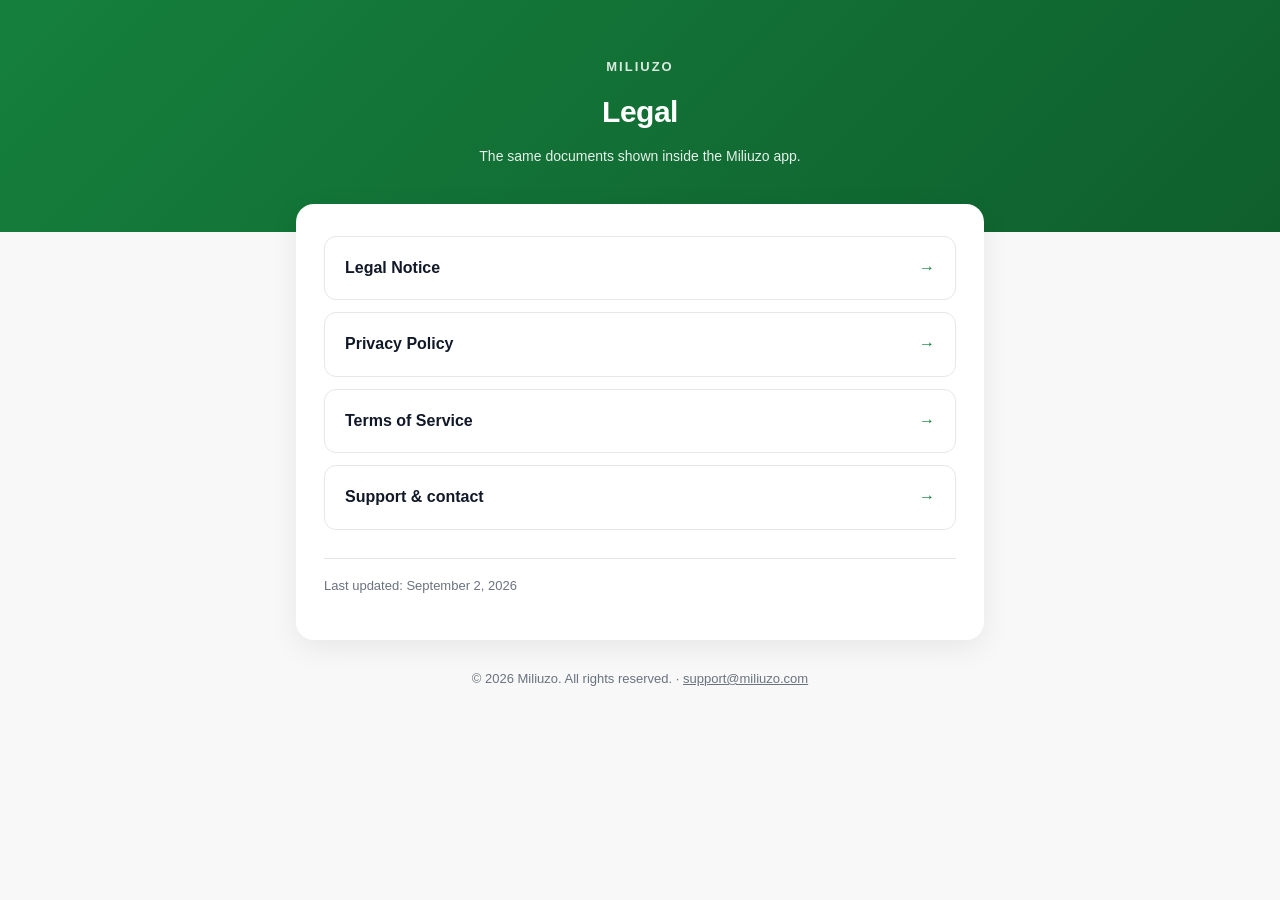
<file: index.html>
<!DOCTYPE html>
<html lang="en">
<head>
<meta charset="UTF-8">
<meta name="viewport" content="width=device-width, initial-scale=1.0">
<title>Legal — Miliuzo</title>
<meta name="description" content="Legal documents for Miliuzo: legal notice, privacy policy and terms of service.">
<link rel="stylesheet" href="style.css">
</head>
<body>
  <div class="hero">
    <div class="brand">Miliuzo</div>
    <h1>Legal</h1>
    <p>The same documents shown inside the Miliuzo app.</p>
  </div>
  <div class="wrap">
    <div class="card">
      <a class="doc" href="notice.html">Legal Notice <span>&rarr;</span></a>
      <a class="doc" href="privacy.html">Privacy Policy <span>&rarr;</span></a>
      <a class="doc" href="terms.html">Terms of Service <span>&rarr;</span></a>
      <a class="doc" href="support.html">Support &amp; contact <span>&rarr;</span></a>
      <p class="updated">Last updated: September 2, 2026</p>
    </div>
    <footer>© 2026 Miliuzo. All rights reserved. · <a href="mailto:support@miliuzo.com">support@miliuzo.com</a></footer>
  </div>
</body>
</html>
</file>
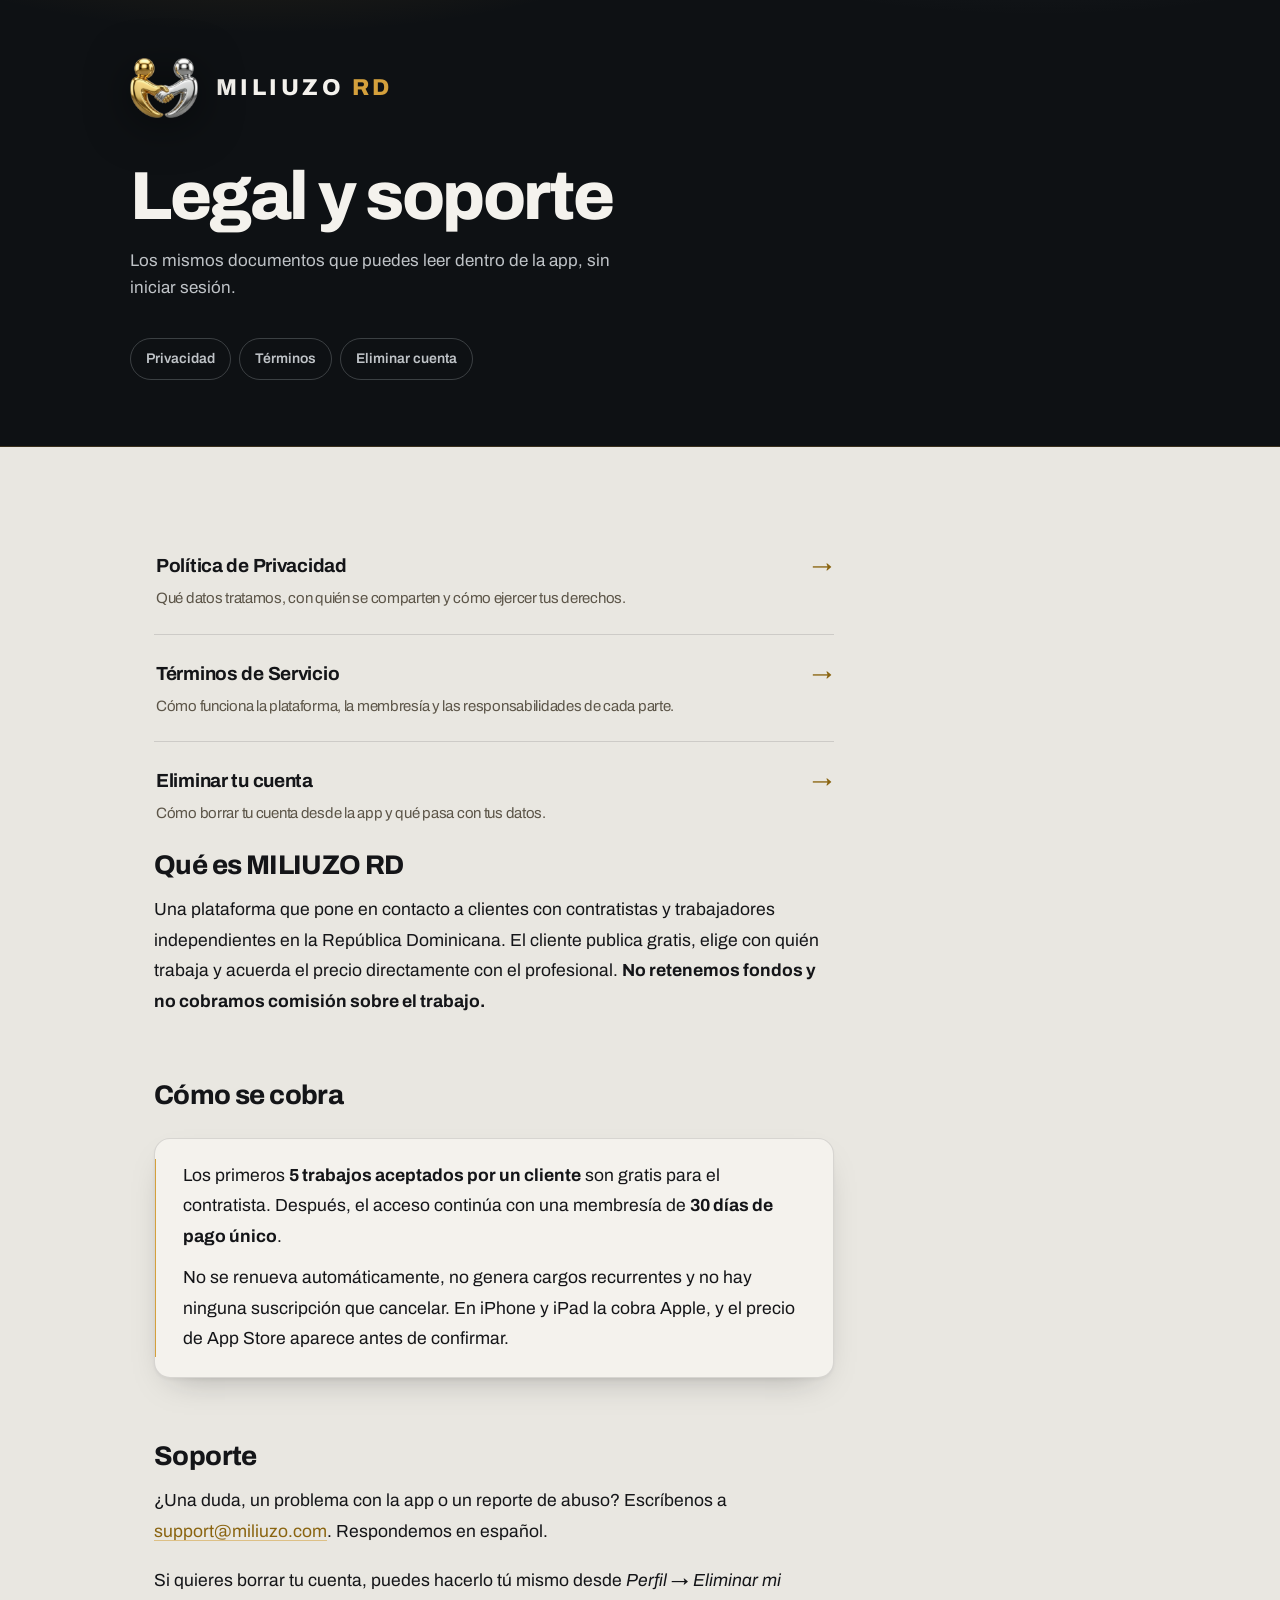
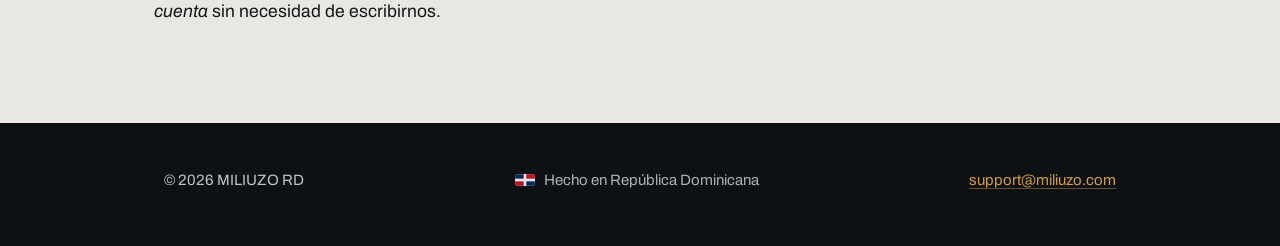
<file: rd/index.html>
<!DOCTYPE html>
<html lang="es">
<head>
<meta charset="UTF-8">
<meta name="viewport" content="width=device-width, initial-scale=1">
<meta name="theme-color" content="#0E1114">
<title>Legal y soporte — MILIUZO RD</title>
<meta name="description" content="Documentos legales y soporte de MILIUZO RD: política de privacidad, términos de servicio y eliminación de cuenta.">
<link rel="icon" href="favicon.png" sizes="192x192">
<link rel="apple-touch-icon" href="favicon.png">
<link rel="preconnect" href="https://fonts.googleapis.com">
<link rel="preconnect" href="https://fonts.gstatic.com" crossorigin>
<link href="https://fonts.googleapis.com/css2?family=Archivo:wght@400;600;700;800&family=IBM+Plex+Mono:wght@500&display=swap" rel="stylesheet">
<link rel="stylesheet" href="base.css?v=4">
</head>
<body>

<header class="masthead">
  <div class="masthead-inner">
    <a class="lockup entra" href="index.html">
      <img src="marca.png" alt="" width="400" height="352">
      <span class="nombre">Miliuzo <em>RD</em></span>
    </a>
    <h1 class="entra entra-2">Legal y soporte</h1>
    <p class="sub entra-3">Los mismos documentos que puedes leer dentro de la app, sin iniciar sesión.</p>
    <nav class="docnav entra-3" aria-label="Documentos">
      <a href="privacidad.html">Privacidad</a>
      <a href="terminos.html">Términos</a>
      <a href="eliminar-cuenta.html">Eliminar cuenta</a>
    </nav>
  </div>
</header>

<main class="hoja hoja-sola">
  <article>

    <nav class="pila" aria-label="Índice de documentos">
      <a class="entrada" href="privacidad.html">
        <span class="t">Política de Privacidad
          <span class="d">Qué datos tratamos, con quién se comparten y cómo ejercer tus derechos.</span>
        </span>
        <span class="flecha" aria-hidden="true">&rarr;</span>
      </a>
      <a class="entrada" href="terminos.html">
        <span class="t">Términos de Servicio
          <span class="d">Cómo funciona la plataforma, la membresía y las responsabilidades de cada parte.</span>
        </span>
        <span class="flecha" aria-hidden="true">&rarr;</span>
      </a>
      <a class="entrada" href="eliminar-cuenta.html">
        <span class="t">Eliminar tu cuenta
          <span class="d">Cómo borrar tu cuenta desde la app y qué pasa con tus datos.</span>
        </span>
        <span class="flecha" aria-hidden="true">&rarr;</span>
      </a>
    </nav>

    <h2>Qué es MILIUZO RD</h2>
    <p>Una plataforma que pone en contacto a clientes con contratistas y trabajadores independientes en la República Dominicana. El cliente publica gratis, elige con quién trabaja y acuerda el precio directamente con el profesional. <strong>No retenemos fondos y no cobramos comisión sobre el trabajo.</strong></p>

    <h2>Cómo se cobra</h2>
    <div class="aviso">
      <p>Los primeros <strong>5 trabajos aceptados por un cliente</strong> son gratis para el contratista. Después, el acceso continúa con una membresía de <strong>30 días de pago único</strong>.</p>
      <p>No se renueva automáticamente, no genera cargos recurrentes y no hay ninguna suscripción que cancelar. En iPhone y iPad la cobra Apple, y el precio de App Store aparece antes de confirmar.</p>
    </div>

    <h2>Soporte</h2>
    <p>¿Una duda, un problema con la app o un reporte de abuso? Escríbenos a <a href="mailto:support@miliuzo.com">support@miliuzo.com</a>. Respondemos en español.</p>
    <p>Si quieres borrar tu cuenta, puedes hacerlo tú mismo desde <em>Perfil → Eliminar mi cuenta</em> sin necesidad de escribirnos.</p>

  </article>
</main>

<footer>
  <div class="pie-inner">
    <span>© 2026 MILIUZO RD</span>
    <span class="bandera"><i aria-hidden="true"></i> Hecho en República Dominicana</span>
    <a href="mailto:support@miliuzo.com">support@miliuzo.com</a>
  </div>
</footer>

</body>
</html>
</file>
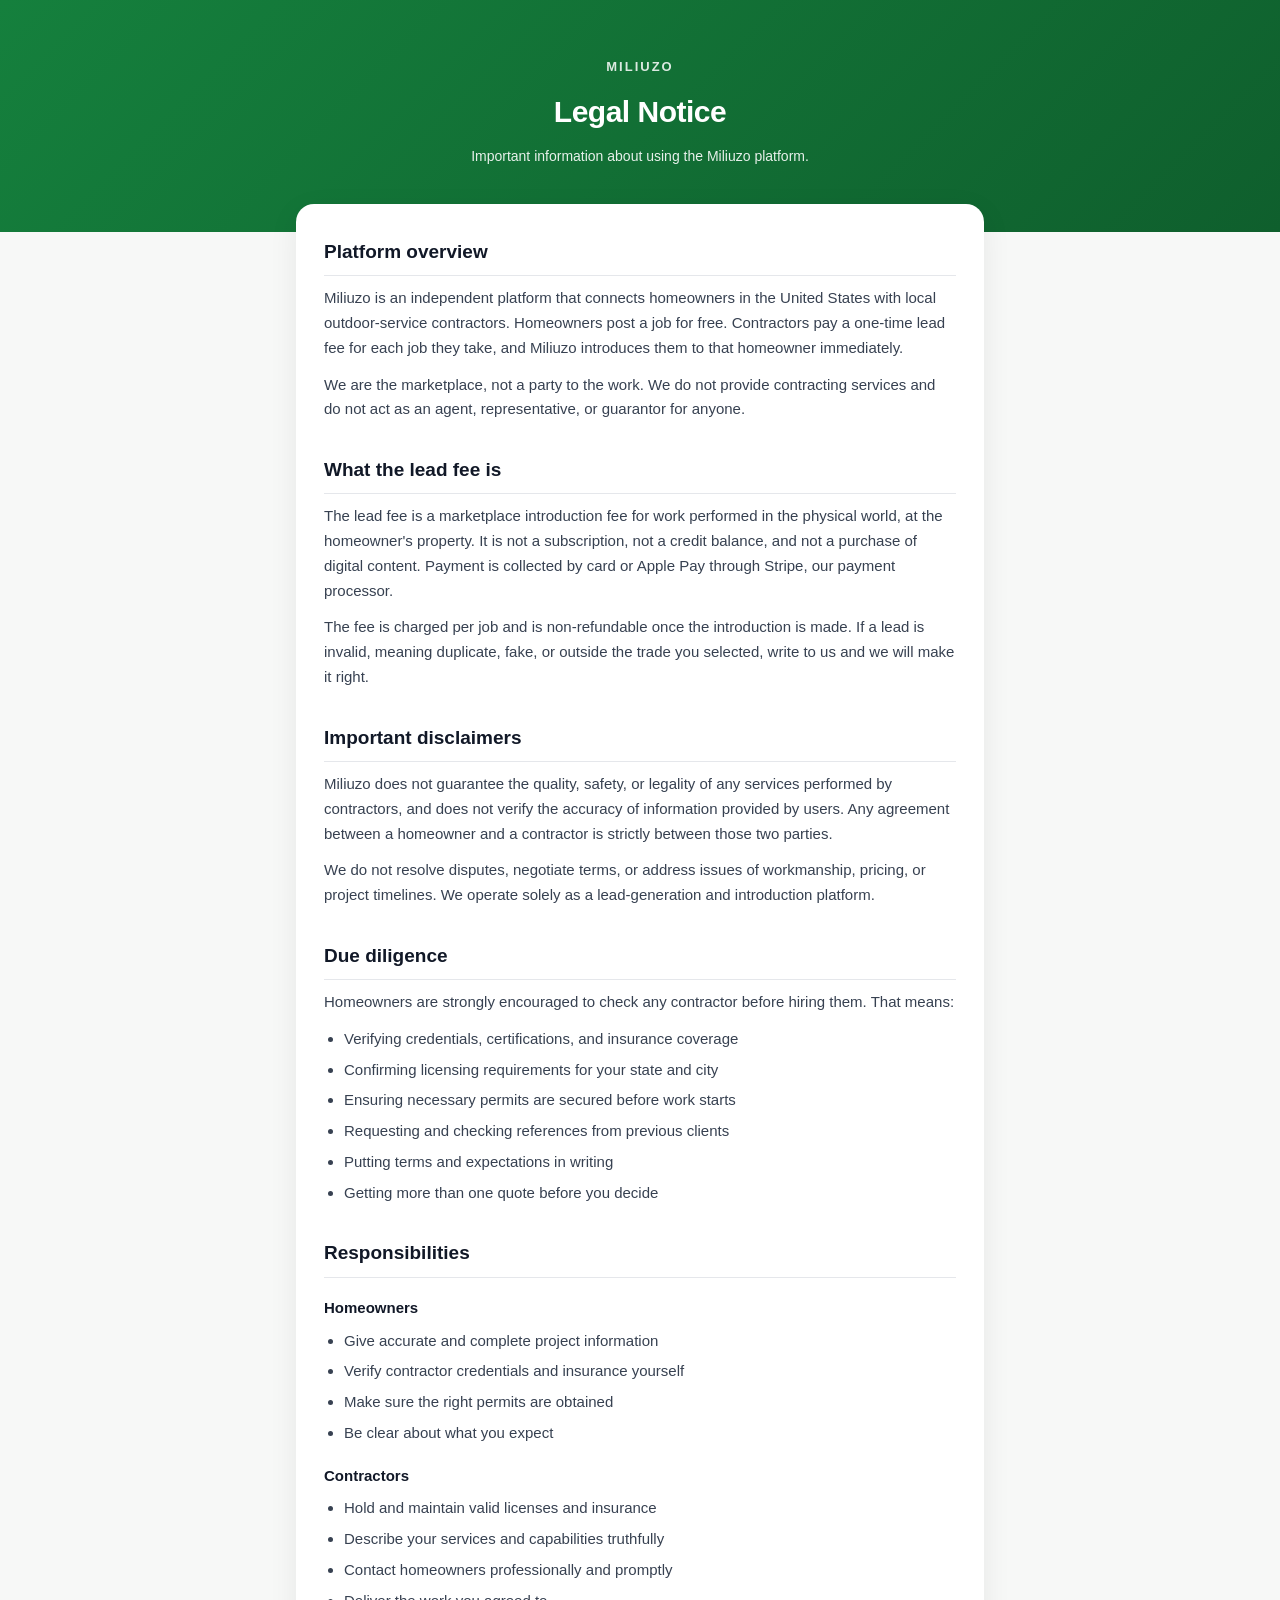
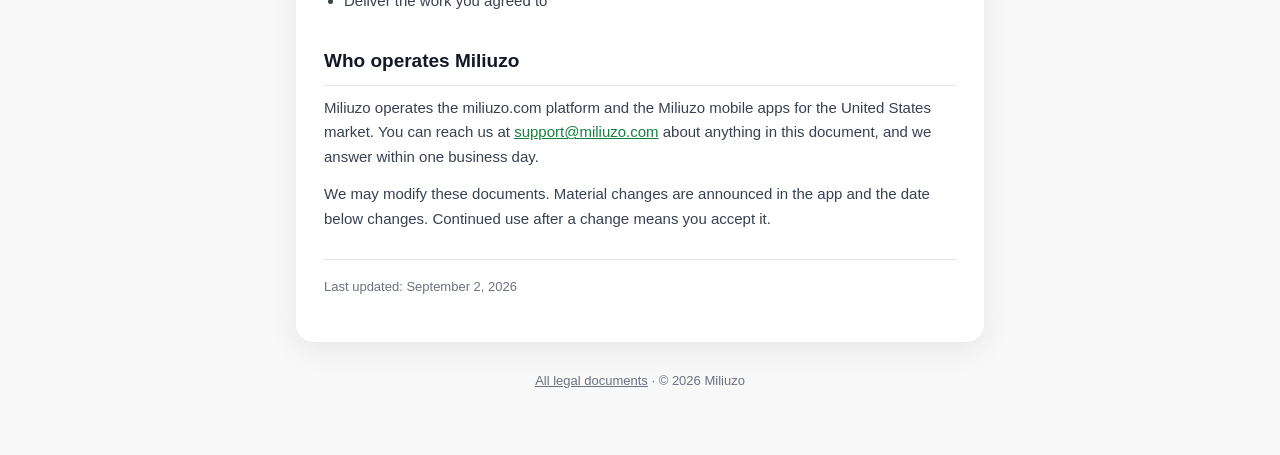
<file: notice.html>
<!DOCTYPE html>
<html lang="en">
<head>
<meta charset="UTF-8">
<meta name="viewport" content="width=device-width, initial-scale=1.0">
<title>Legal Notice — Miliuzo</title>
<meta name="description" content="What Miliuzo is, what the lead fee is, and what we do and do not guarantee.">
<link rel="stylesheet" href="style.css">
</head>
<body>
  <div class="hero">
    <div class="brand"><a href="index.html">Miliuzo</a></div>
    <h1>Legal Notice</h1>
    <p>Important information about using the Miliuzo platform.</p>
  </div>
  <div class="wrap">
    <div class="card">

      <h2>Platform overview</h2>
      <p>Miliuzo is an independent platform that connects homeowners in the United States with local outdoor-service contractors. Homeowners post a job for free. Contractors pay a one-time lead fee for each job they take, and Miliuzo introduces them to that homeowner immediately.</p>
      <p>We are the marketplace, not a party to the work. We do not provide contracting services and do not act as an agent, representative, or guarantor for anyone.</p>

      <h2>What the lead fee is</h2>
      <p>The lead fee is a marketplace introduction fee for work performed in the physical world, at the homeowner's property. It is not a subscription, not a credit balance, and not a purchase of digital content. Payment is collected by card or Apple Pay through Stripe, our payment processor.</p>
      <p>The fee is charged per job and is non-refundable once the introduction is made. If a lead is invalid, meaning duplicate, fake, or outside the trade you selected, write to us and we will make it right.</p>

      <h2>Important disclaimers</h2>
      <p>Miliuzo does not guarantee the quality, safety, or legality of any services performed by contractors, and does not verify the accuracy of information provided by users. Any agreement between a homeowner and a contractor is strictly between those two parties.</p>
      <p>We do not resolve disputes, negotiate terms, or address issues of workmanship, pricing, or project timelines. We operate solely as a lead-generation and introduction platform.</p>

      <h2>Due diligence</h2>
      <p>Homeowners are strongly encouraged to check any contractor before hiring them. That means:</p>
      <ul>
        <li>Verifying credentials, certifications, and insurance coverage</li>
        <li>Confirming licensing requirements for your state and city</li>
        <li>Ensuring necessary permits are secured before work starts</li>
        <li>Requesting and checking references from previous clients</li>
        <li>Putting terms and expectations in writing</li>
        <li>Getting more than one quote before you decide</li>
      </ul>

      <h2>Responsibilities</h2>
      <h3>Homeowners</h3>
      <ul>
        <li>Give accurate and complete project information</li>
        <li>Verify contractor credentials and insurance yourself</li>
        <li>Make sure the right permits are obtained</li>
        <li>Be clear about what you expect</li>
      </ul>
      <h3>Contractors</h3>
      <ul>
        <li>Hold and maintain valid licenses and insurance</li>
        <li>Describe your services and capabilities truthfully</li>
        <li>Contact homeowners professionally and promptly</li>
        <li>Deliver the work you agreed to</li>
      </ul>

      <h2>Who operates Miliuzo</h2>
      <p>Miliuzo operates the miliuzo.com platform and the Miliuzo mobile apps for the United States market. You can reach us at <a href="mailto:support@miliuzo.com">support@miliuzo.com</a> about anything in this document, and we answer within one business day.</p>
      <p>We may modify these documents. Material changes are announced in the app and the date below changes. Continued use after a change means you accept it.</p>

      <p class="updated">Last updated: September 2, 2026</p>
    </div>
    <footer><a href="index.html">All legal documents</a> · © 2026 Miliuzo</footer>
  </div>
</body>
</html>
</file>
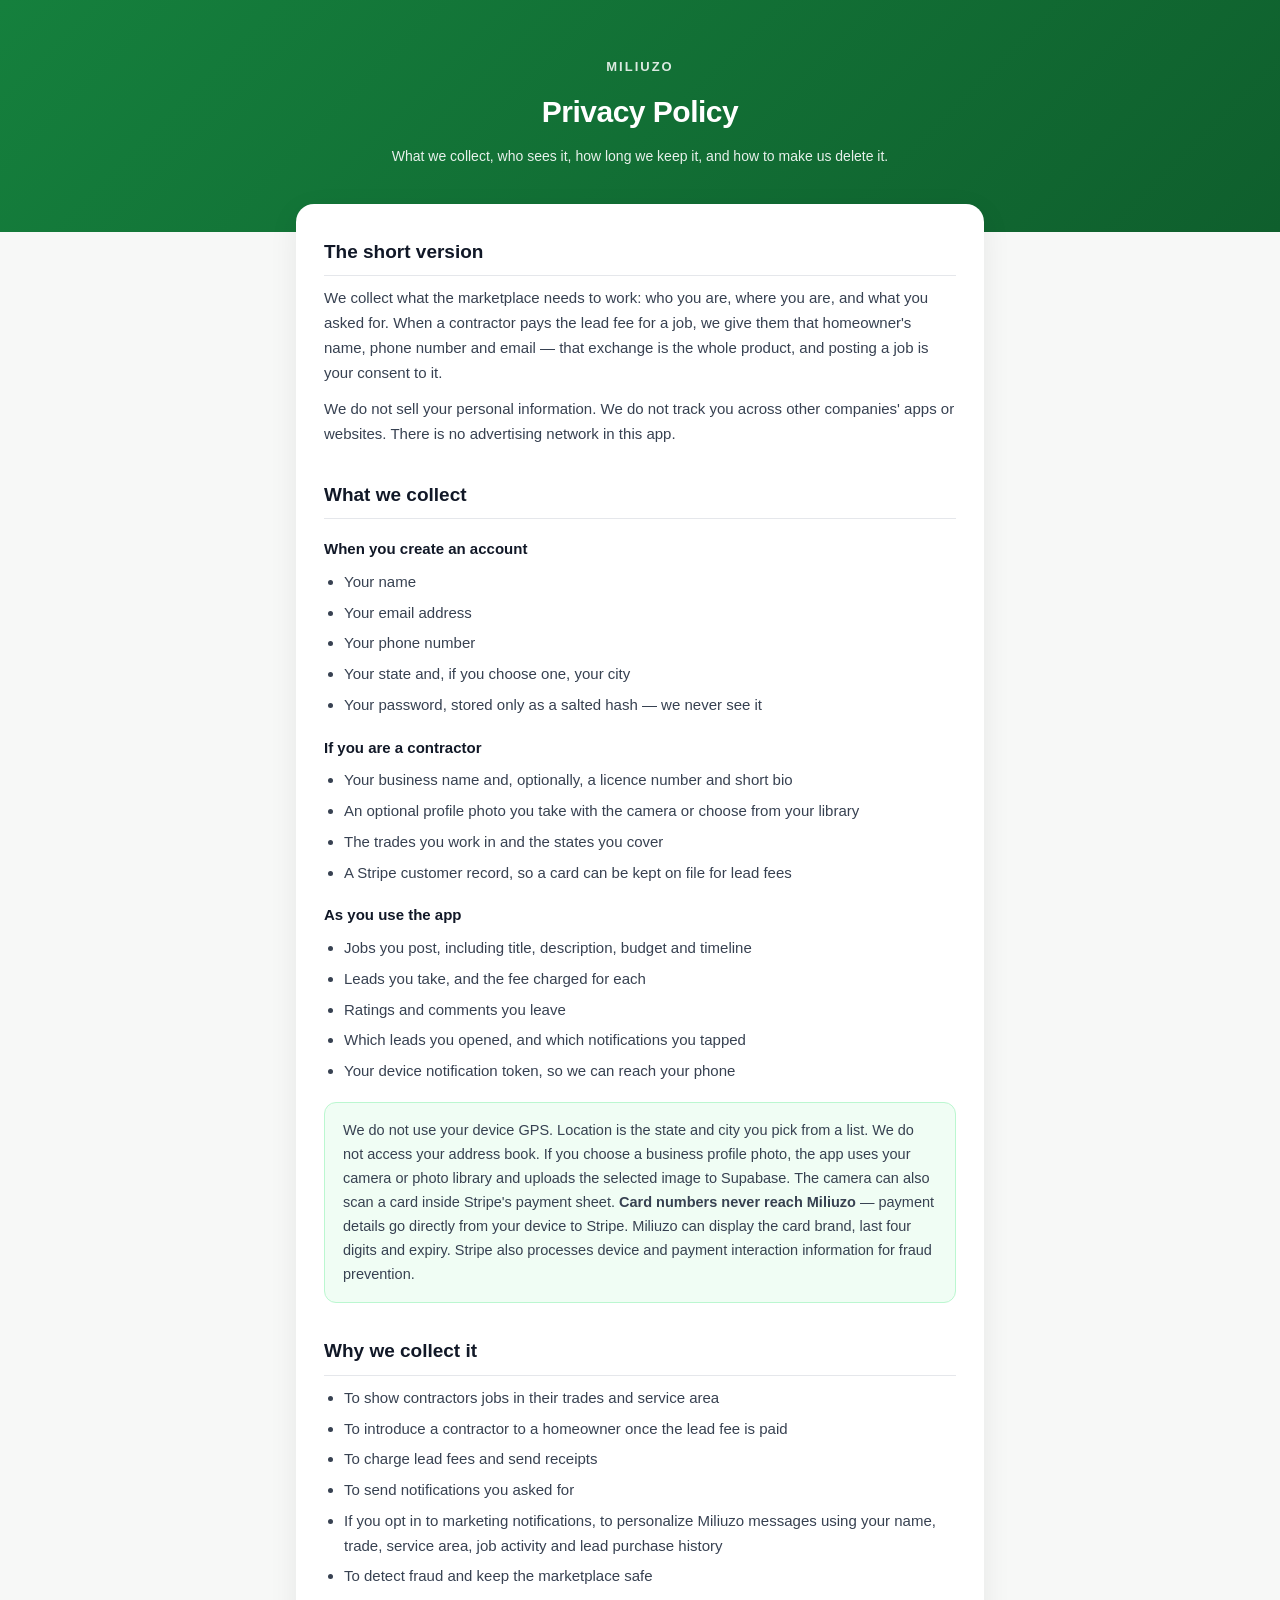
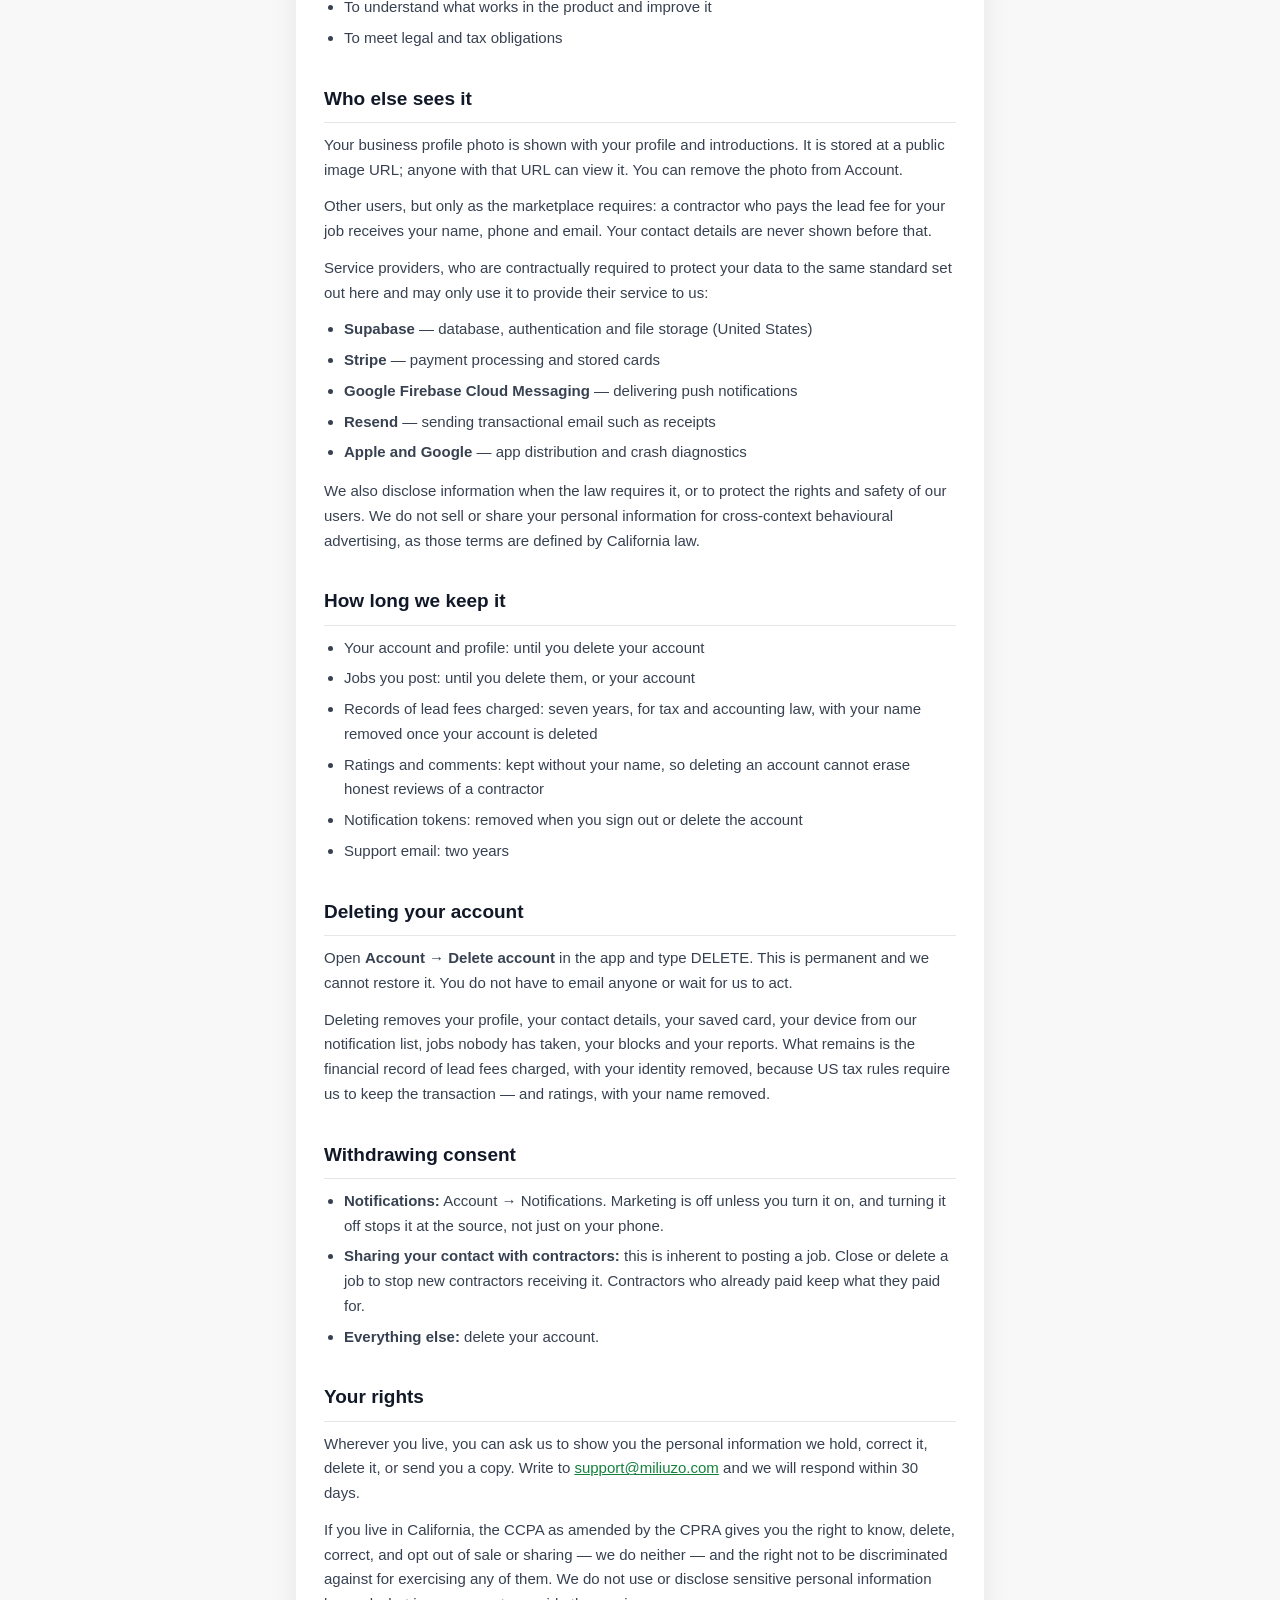
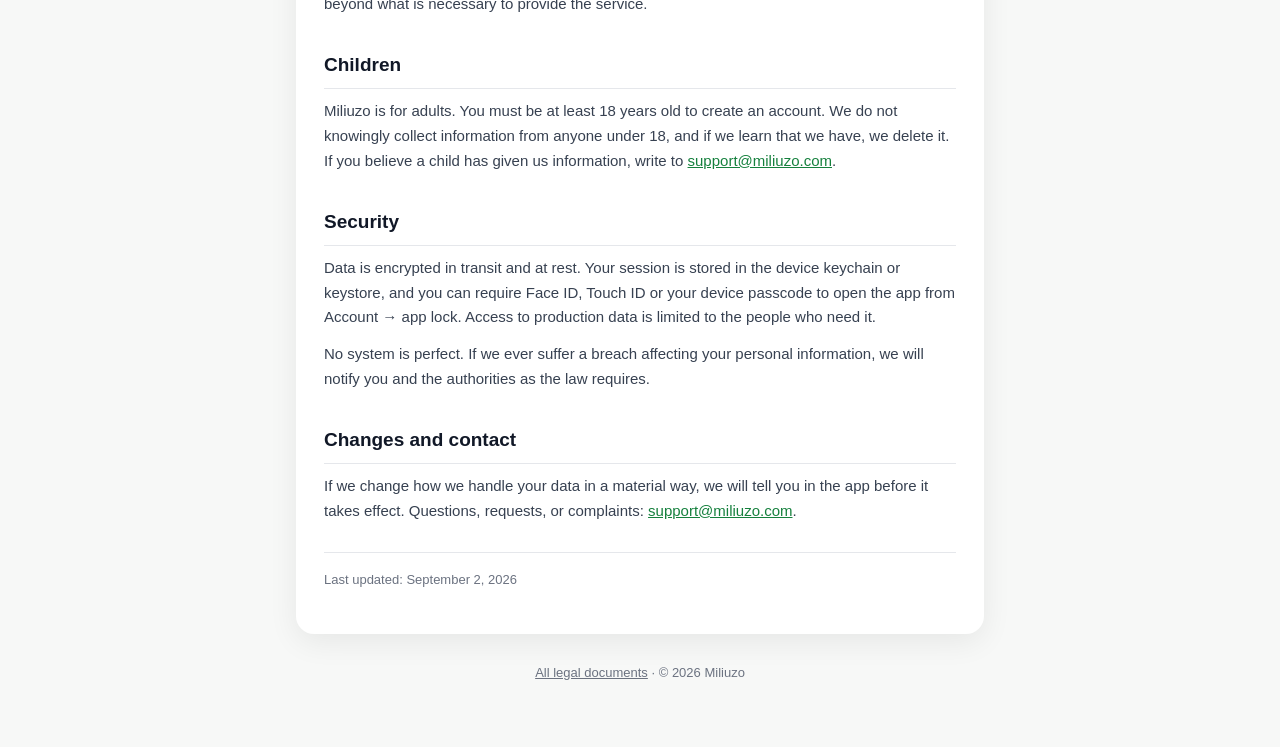
<file: privacy.html>
<!DOCTYPE html>
<html lang="en">
<head>
<meta charset="UTF-8">
<meta name="viewport" content="width=device-width, initial-scale=1.0">
<title>Privacy Policy — Miliuzo</title>
<meta name="description" content="What Miliuzo collects, who else sees it, how long we keep it, and how to make us delete it.">
<link rel="stylesheet" href="style.css">
</head>
<body>
  <div class="hero">
    <div class="brand"><a href="index.html">Miliuzo</a></div>
    <h1>Privacy Policy</h1>
    <p>What we collect, who sees it, how long we keep it, and how to make us delete it.</p>
  </div>
  <div class="wrap">
    <div class="card">

      <h2>The short version</h2>
      <p>We collect what the marketplace needs to work: who you are, where you are, and what you asked for. When a contractor pays the lead fee for a job, we give them that homeowner's name, phone number and email — that exchange is the whole product, and posting a job is your consent to it.</p>
      <p>We do not sell your personal information. We do not track you across other companies' apps or websites. There is no advertising network in this app.</p>

      <h2>What we collect</h2>
      <h3>When you create an account</h3>
      <ul>
        <li>Your name</li>
        <li>Your email address</li>
        <li>Your phone number</li>
        <li>Your state and, if you choose one, your city</li>
        <li>Your password, stored only as a salted hash — we never see it</li>
      </ul>
      <h3>If you are a contractor</h3>
      <ul>
        <li>Your business name and, optionally, a licence number and short bio</li>
        <li>An optional profile photo you take with the camera or choose from your library</li>
        <li>The trades you work in and the states you cover</li>
        <li>A Stripe customer record, so a card can be kept on file for lead fees</li>
      </ul>
      <h3>As you use the app</h3>
      <ul>
        <li>Jobs you post, including title, description, budget and timeline</li>
        <li>Leads you take, and the fee charged for each</li>
        <li>Ratings and comments you leave</li>
        <li>Which leads you opened, and which notifications you tapped</li>
        <li>Your device notification token, so we can reach your phone</li>
      </ul>
      <div class="note">
        We do not use your device GPS. Location is the state and city you pick from a list. We do not access your address book. If you choose a business profile photo, the app uses your camera or photo library and uploads the selected image to Supabase. The camera can also scan a card inside Stripe's payment sheet. <strong>Card numbers never reach Miliuzo</strong> — payment details go directly from your device to Stripe. Miliuzo can display the card brand, last four digits and expiry. Stripe also processes device and payment interaction information for fraud prevention.
      </div>

      <h2>Why we collect it</h2>
      <ul>
        <li>To show contractors jobs in their trades and service area</li>
        <li>To introduce a contractor to a homeowner once the lead fee is paid</li>
        <li>To charge lead fees and send receipts</li>
        <li>To send notifications you asked for</li>
        <li>If you opt in to marketing notifications, to personalize Miliuzo messages using your name, trade, service area, job activity and lead purchase history</li>
        <li>To detect fraud and keep the marketplace safe</li>
        <li>To understand what works in the product and improve it</li>
        <li>To meet legal and tax obligations</li>
      </ul>

      <h2>Who else sees it</h2>
      <p>Your business profile photo is shown with your profile and introductions. It is stored at a public image URL; anyone with that URL can view it. You can remove the photo from Account.</p>
      <p>Other users, but only as the marketplace requires: a contractor who pays the lead fee for your job receives your name, phone and email. Your contact details are never shown before that.</p>
      <p>Service providers, who are contractually required to protect your data to the same standard set out here and may only use it to provide their service to us:</p>
      <ul>
        <li><strong>Supabase</strong> — database, authentication and file storage (United States)</li>
        <li><strong>Stripe</strong> — payment processing and stored cards</li>
        <li><strong>Google Firebase Cloud Messaging</strong> — delivering push notifications</li>
        <li><strong>Resend</strong> — sending transactional email such as receipts</li>
        <li><strong>Apple and Google</strong> — app distribution and crash diagnostics</li>
      </ul>
      <p>We also disclose information when the law requires it, or to protect the rights and safety of our users. We do not sell or share your personal information for cross-context behavioural advertising, as those terms are defined by California law.</p>

      <h2>How long we keep it</h2>
      <ul>
        <li>Your account and profile: until you delete your account</li>
        <li>Jobs you post: until you delete them, or your account</li>
        <li>Records of lead fees charged: seven years, for tax and accounting law, with your name removed once your account is deleted</li>
        <li>Ratings and comments: kept without your name, so deleting an account cannot erase honest reviews of a contractor</li>
        <li>Notification tokens: removed when you sign out or delete the account</li>
        <li>Support email: two years</li>
      </ul>

      <h2>Deleting your account</h2>
      <p>Open <strong>Account → Delete account</strong> in the app and type DELETE. This is permanent and we cannot restore it. You do not have to email anyone or wait for us to act.</p>
      <p>Deleting removes your profile, your contact details, your saved card, your device from our notification list, jobs nobody has taken, your blocks and your reports. What remains is the financial record of lead fees charged, with your identity removed, because US tax rules require us to keep the transaction — and ratings, with your name removed.</p>

      <h2>Withdrawing consent</h2>
      <ul>
        <li><strong>Notifications:</strong> Account → Notifications. Marketing is off unless you turn it on, and turning it off stops it at the source, not just on your phone.</li>
        <li><strong>Sharing your contact with contractors:</strong> this is inherent to posting a job. Close or delete a job to stop new contractors receiving it. Contractors who already paid keep what they paid for.</li>
        <li><strong>Everything else:</strong> delete your account.</li>
      </ul>

      <h2>Your rights</h2>
      <p>Wherever you live, you can ask us to show you the personal information we hold, correct it, delete it, or send you a copy. Write to <a href="mailto:support@miliuzo.com">support@miliuzo.com</a> and we will respond within 30 days.</p>
      <p>If you live in California, the CCPA as amended by the CPRA gives you the right to know, delete, correct, and opt out of sale or sharing — we do neither — and the right not to be discriminated against for exercising any of them. We do not use or disclose sensitive personal information beyond what is necessary to provide the service.</p>

      <h2>Children</h2>
      <p>Miliuzo is for adults. You must be at least 18 years old to create an account. We do not knowingly collect information from anyone under 18, and if we learn that we have, we delete it. If you believe a child has given us information, write to <a href="mailto:support@miliuzo.com">support@miliuzo.com</a>.</p>

      <h2>Security</h2>
      <p>Data is encrypted in transit and at rest. Your session is stored in the device keychain or keystore, and you can require Face ID, Touch ID or your device passcode to open the app from Account → app lock. Access to production data is limited to the people who need it.</p>
      <p>No system is perfect. If we ever suffer a breach affecting your personal information, we will notify you and the authorities as the law requires.</p>

      <h2>Changes and contact</h2>
      <p>If we change how we handle your data in a material way, we will tell you in the app before it takes effect. Questions, requests, or complaints: <a href="mailto:support@miliuzo.com">support@miliuzo.com</a>.</p>

      <p class="updated">Last updated: September 2, 2026</p>
    </div>
    <footer><a href="index.html">All legal documents</a> · © 2026 Miliuzo</footer>
  </div>
</body>
</html>
</file>
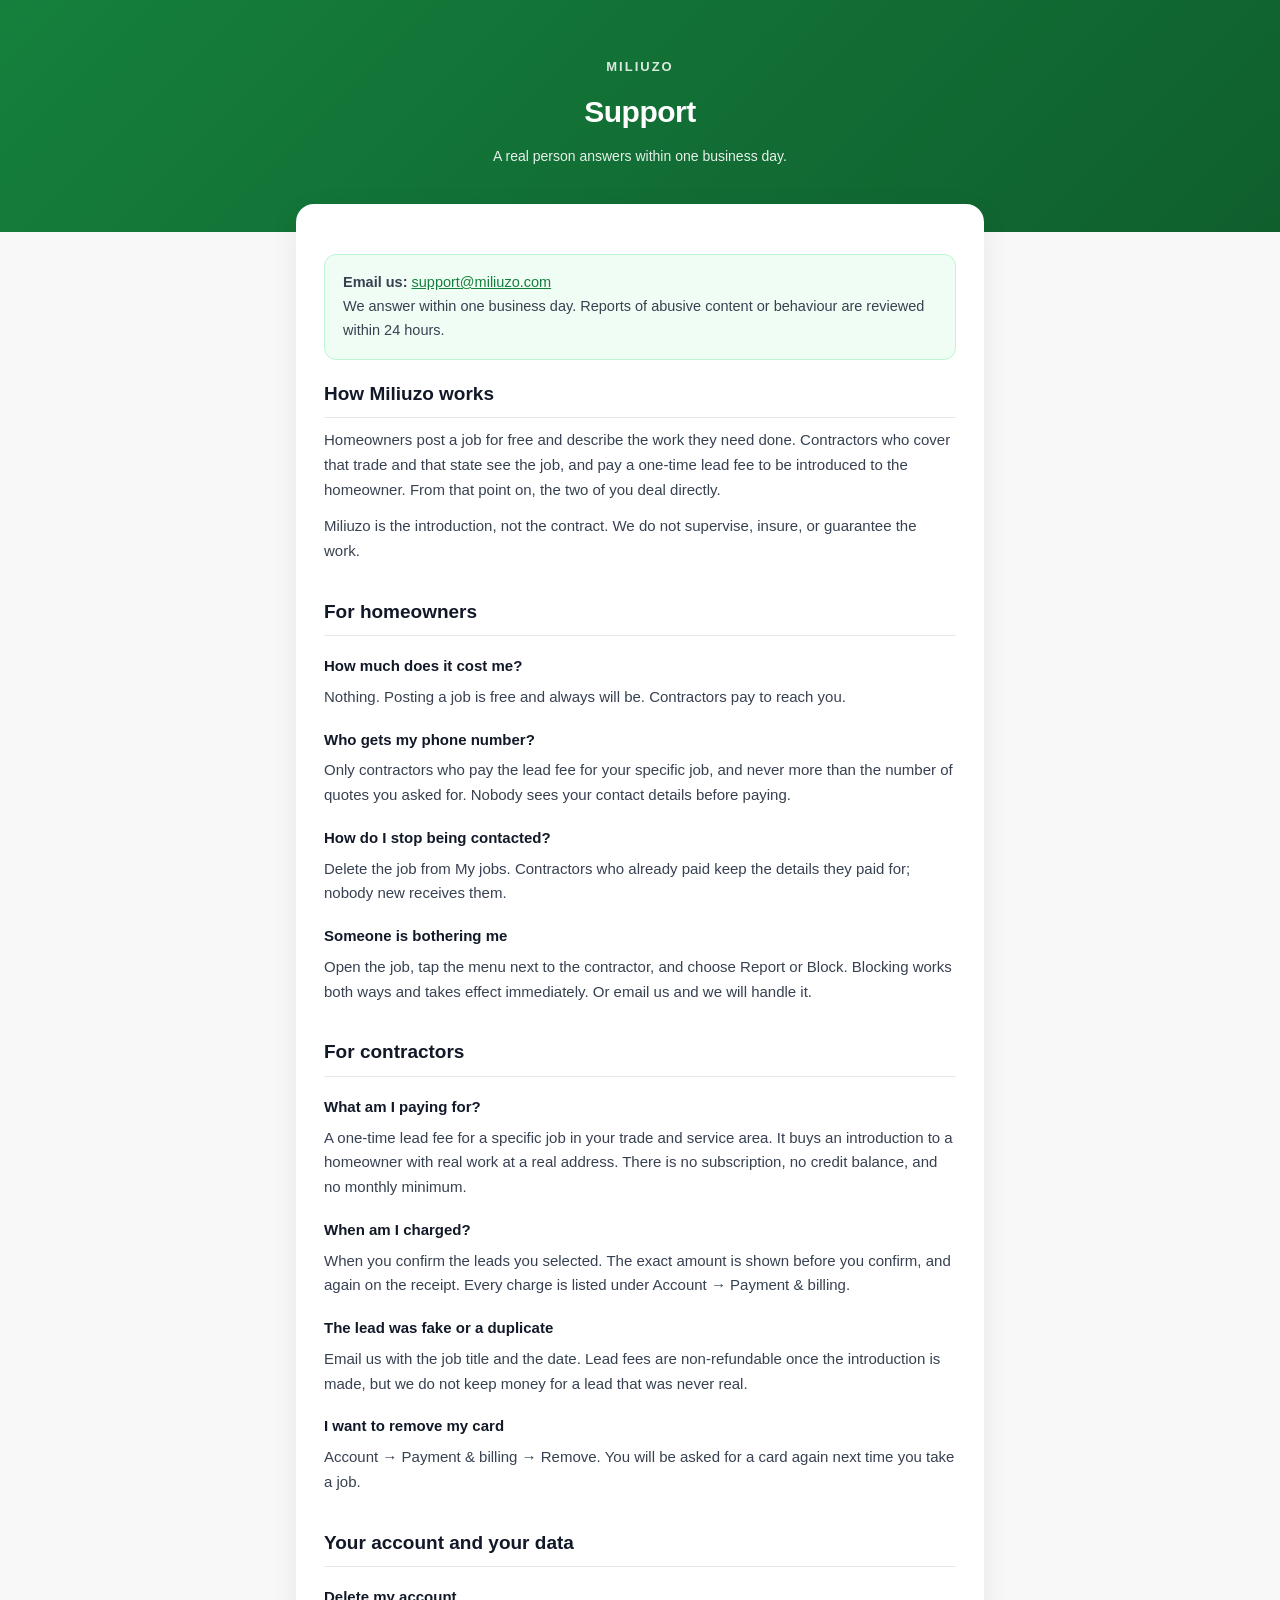
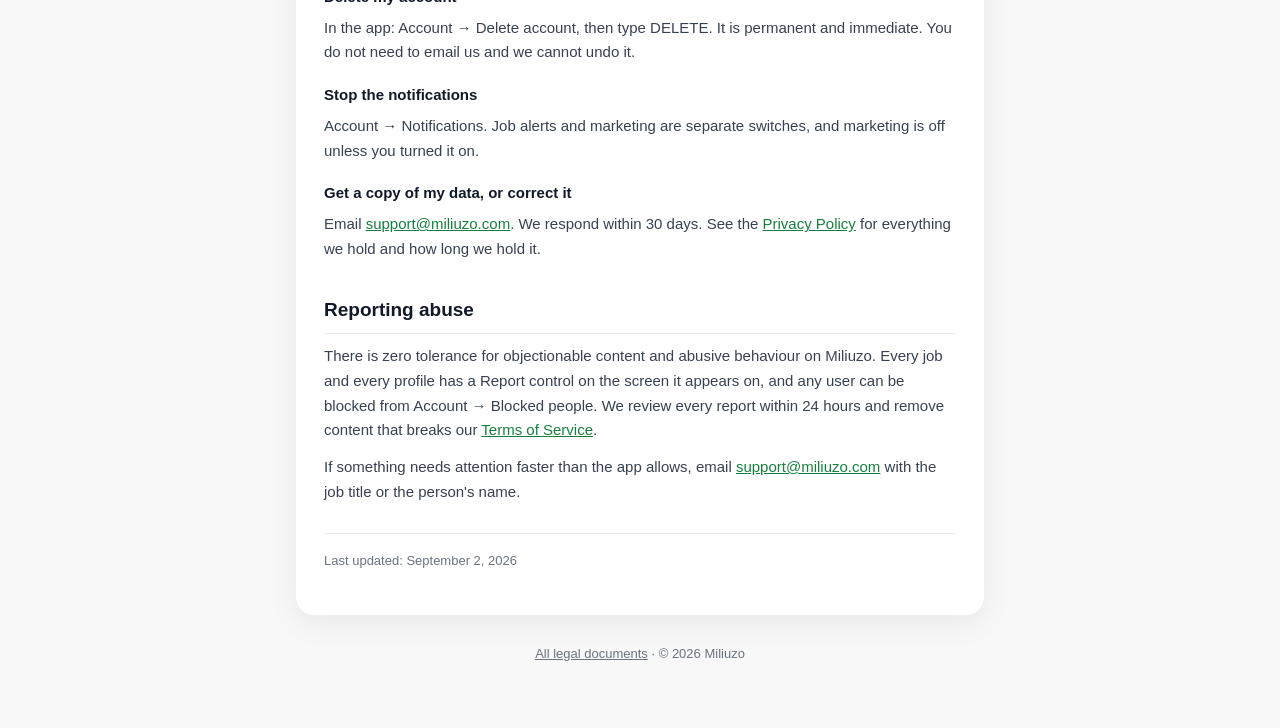
<file: support.html>
<!DOCTYPE html>
<html lang="en">
<head>
<meta charset="UTF-8">
<meta name="viewport" content="width=device-width, initial-scale=1.0">
<title>Support — Miliuzo</title>
<meta name="description" content="Contact Miliuzo support, report a problem, delete your account, or ask about a lead fee.">
<link rel="stylesheet" href="style.css">
</head>
<body>
  <div class="hero">
    <div class="brand"><a href="index.html">Miliuzo</a></div>
    <h1>Support</h1>
    <p>A real person answers within one business day.</p>
  </div>
  <div class="wrap">
    <div class="card">

      <div class="note">
        <strong>Email us:</strong> <a href="mailto:support@miliuzo.com">support@miliuzo.com</a><br>
        We answer within one business day. Reports of abusive content or behaviour are reviewed within 24 hours.
      </div>

      <h2>How Miliuzo works</h2>
      <p>Homeowners post a job for free and describe the work they need done. Contractors who cover that trade and that state see the job, and pay a one-time lead fee to be introduced to the homeowner. From that point on, the two of you deal directly.</p>
      <p>Miliuzo is the introduction, not the contract. We do not supervise, insure, or guarantee the work.</p>

      <h2>For homeowners</h2>
      <h3>How much does it cost me?</h3>
      <p>Nothing. Posting a job is free and always will be. Contractors pay to reach you.</p>
      <h3>Who gets my phone number?</h3>
      <p>Only contractors who pay the lead fee for your specific job, and never more than the number of quotes you asked for. Nobody sees your contact details before paying.</p>
      <h3>How do I stop being contacted?</h3>
      <p>Delete the job from My jobs. Contractors who already paid keep the details they paid for; nobody new receives them.</p>
      <h3>Someone is bothering me</h3>
      <p>Open the job, tap the menu next to the contractor, and choose Report or Block. Blocking works both ways and takes effect immediately. Or email us and we will handle it.</p>

      <h2>For contractors</h2>
      <h3>What am I paying for?</h3>
      <p>A one-time lead fee for a specific job in your trade and service area. It buys an introduction to a homeowner with real work at a real address. There is no subscription, no credit balance, and no monthly minimum.</p>
      <h3>When am I charged?</h3>
      <p>When you confirm the leads you selected. The exact amount is shown before you confirm, and again on the receipt. Every charge is listed under Account → Payment &amp; billing.</p>
      <h3>The lead was fake or a duplicate</h3>
      <p>Email us with the job title and the date. Lead fees are non-refundable once the introduction is made, but we do not keep money for a lead that was never real.</p>
      <h3>I want to remove my card</h3>
      <p>Account → Payment &amp; billing → Remove. You will be asked for a card again next time you take a job.</p>

      <h2>Your account and your data</h2>
      <h3>Delete my account</h3>
      <p>In the app: Account → Delete account, then type DELETE. It is permanent and immediate. You do not need to email us and we cannot undo it.</p>
      <h3>Stop the notifications</h3>
      <p>Account → Notifications. Job alerts and marketing are separate switches, and marketing is off unless you turned it on.</p>
      <h3>Get a copy of my data, or correct it</h3>
      <p>Email <a href="mailto:support@miliuzo.com">support@miliuzo.com</a>. We respond within 30 days. See the <a href="privacy.html">Privacy Policy</a> for everything we hold and how long we hold it.</p>

      <h2>Reporting abuse</h2>
      <p>There is zero tolerance for objectionable content and abusive behaviour on Miliuzo. Every job and every profile has a Report control on the screen it appears on, and any user can be blocked from Account → Blocked people. We review every report within 24 hours and remove content that breaks our <a href="terms.html">Terms of Service</a>.</p>
      <p>If something needs attention faster than the app allows, email <a href="mailto:support@miliuzo.com">support@miliuzo.com</a> with the job title or the person's name.</p>

      <p class="updated">Last updated: September 2, 2026</p>
    </div>
    <footer><a href="index.html">All legal documents</a> · © 2026 Miliuzo</footer>
  </div>
</body>
</html>
</file>
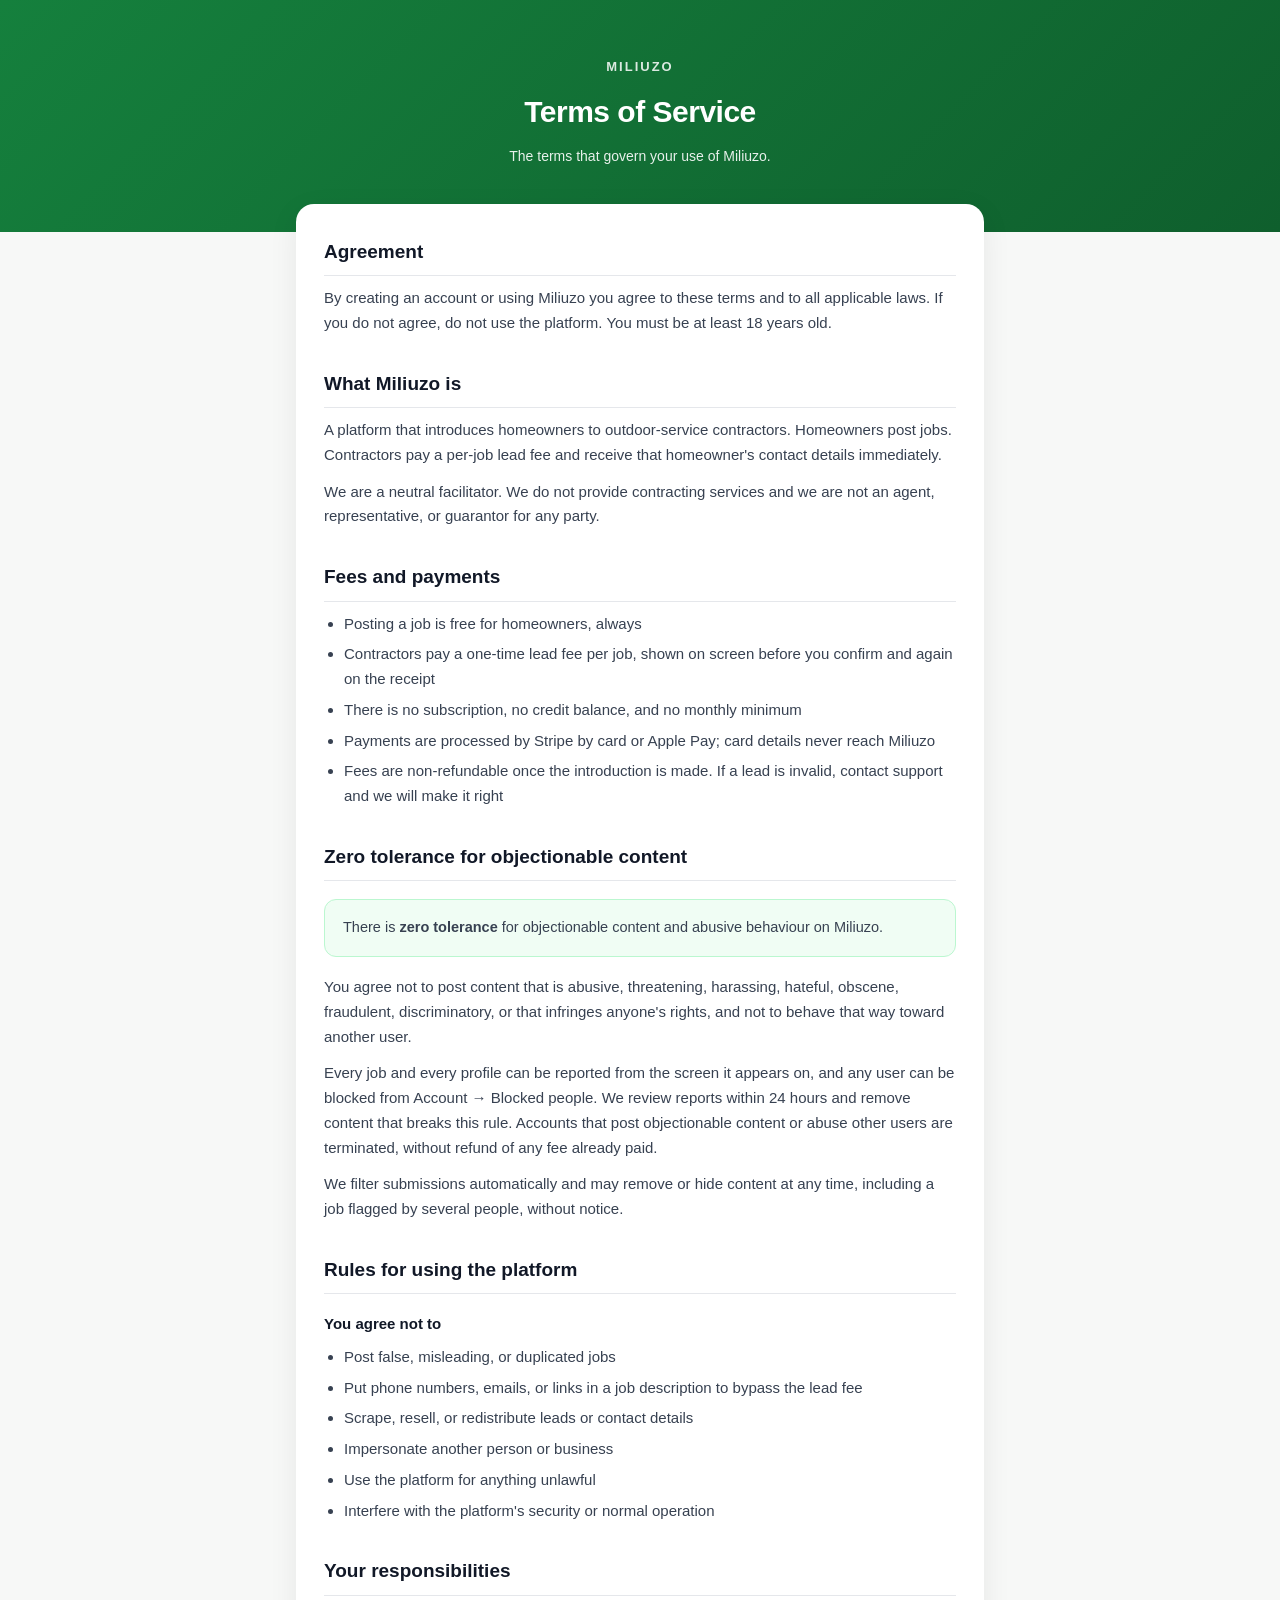
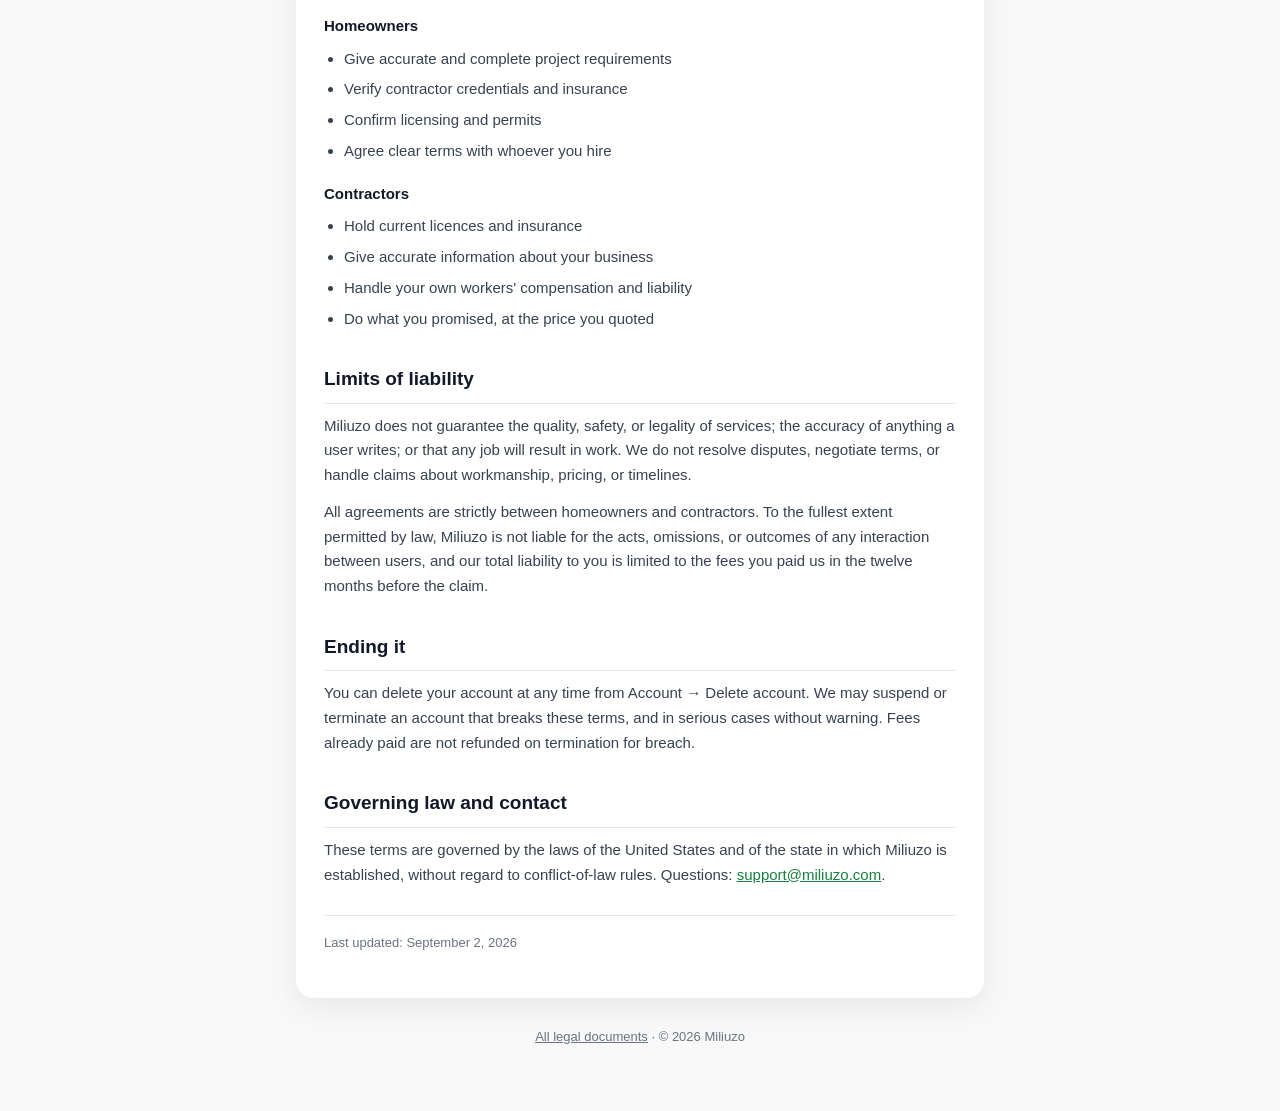
<file: terms.html>
<!DOCTYPE html>
<html lang="en">
<head>
<meta charset="UTF-8">
<meta name="viewport" content="width=device-width, initial-scale=1.0">
<title>Terms of Service — Miliuzo</title>
<meta name="description" content="The terms that govern your use of Miliuzo, including our zero-tolerance policy for objectionable content.">
<link rel="stylesheet" href="style.css">
</head>
<body>
  <div class="hero">
    <div class="brand"><a href="index.html">Miliuzo</a></div>
    <h1>Terms of Service</h1>
    <p>The terms that govern your use of Miliuzo.</p>
  </div>
  <div class="wrap">
    <div class="card">

      <h2>Agreement</h2>
      <p>By creating an account or using Miliuzo you agree to these terms and to all applicable laws. If you do not agree, do not use the platform. You must be at least 18 years old.</p>

      <h2>What Miliuzo is</h2>
      <p>A platform that introduces homeowners to outdoor-service contractors. Homeowners post jobs. Contractors pay a per-job lead fee and receive that homeowner's contact details immediately.</p>
      <p>We are a neutral facilitator. We do not provide contracting services and we are not an agent, representative, or guarantor for any party.</p>

      <h2>Fees and payments</h2>
      <ul>
        <li>Posting a job is free for homeowners, always</li>
        <li>Contractors pay a one-time lead fee per job, shown on screen before you confirm and again on the receipt</li>
        <li>There is no subscription, no credit balance, and no monthly minimum</li>
        <li>Payments are processed by Stripe by card or Apple Pay; card details never reach Miliuzo</li>
        <li>Fees are non-refundable once the introduction is made. If a lead is invalid, contact support and we will make it right</li>
      </ul>

      <h2>Zero tolerance for objectionable content</h2>
      <div class="note">
        There is <strong>zero tolerance</strong> for objectionable content and abusive behaviour on Miliuzo.
      </div>
      <p>You agree not to post content that is abusive, threatening, harassing, hateful, obscene, fraudulent, discriminatory, or that infringes anyone's rights, and not to behave that way toward another user.</p>
      <p>Every job and every profile can be reported from the screen it appears on, and any user can be blocked from Account → Blocked people. We review reports within 24 hours and remove content that breaks this rule. Accounts that post objectionable content or abuse other users are terminated, without refund of any fee already paid.</p>
      <p>We filter submissions automatically and may remove or hide content at any time, including a job flagged by several people, without notice.</p>

      <h2>Rules for using the platform</h2>
      <h3>You agree not to</h3>
      <ul>
        <li>Post false, misleading, or duplicated jobs</li>
        <li>Put phone numbers, emails, or links in a job description to bypass the lead fee</li>
        <li>Scrape, resell, or redistribute leads or contact details</li>
        <li>Impersonate another person or business</li>
        <li>Use the platform for anything unlawful</li>
        <li>Interfere with the platform's security or normal operation</li>
      </ul>

      <h2>Your responsibilities</h2>
      <h3>Homeowners</h3>
      <ul>
        <li>Give accurate and complete project requirements</li>
        <li>Verify contractor credentials and insurance</li>
        <li>Confirm licensing and permits</li>
        <li>Agree clear terms with whoever you hire</li>
      </ul>
      <h3>Contractors</h3>
      <ul>
        <li>Hold current licences and insurance</li>
        <li>Give accurate information about your business</li>
        <li>Handle your own workers' compensation and liability</li>
        <li>Do what you promised, at the price you quoted</li>
      </ul>

      <h2>Limits of liability</h2>
      <p>Miliuzo does not guarantee the quality, safety, or legality of services; the accuracy of anything a user writes; or that any job will result in work. We do not resolve disputes, negotiate terms, or handle claims about workmanship, pricing, or timelines.</p>
      <p>All agreements are strictly between homeowners and contractors. To the fullest extent permitted by law, Miliuzo is not liable for the acts, omissions, or outcomes of any interaction between users, and our total liability to you is limited to the fees you paid us in the twelve months before the claim.</p>

      <h2>Ending it</h2>
      <p>You can delete your account at any time from Account → Delete account. We may suspend or terminate an account that breaks these terms, and in serious cases without warning. Fees already paid are not refunded on termination for breach.</p>

      <h2>Governing law and contact</h2>
      <p>These terms are governed by the laws of the United States and of the state in which Miliuzo is established, without regard to conflict-of-law rules. Questions: <a href="mailto:support@miliuzo.com">support@miliuzo.com</a>.</p>

      <p class="updated">Last updated: September 2, 2026</p>
    </div>
    <footer><a href="index.html">All legal documents</a> · © 2026 Miliuzo</footer>
  </div>
</body>
</html>
</file>
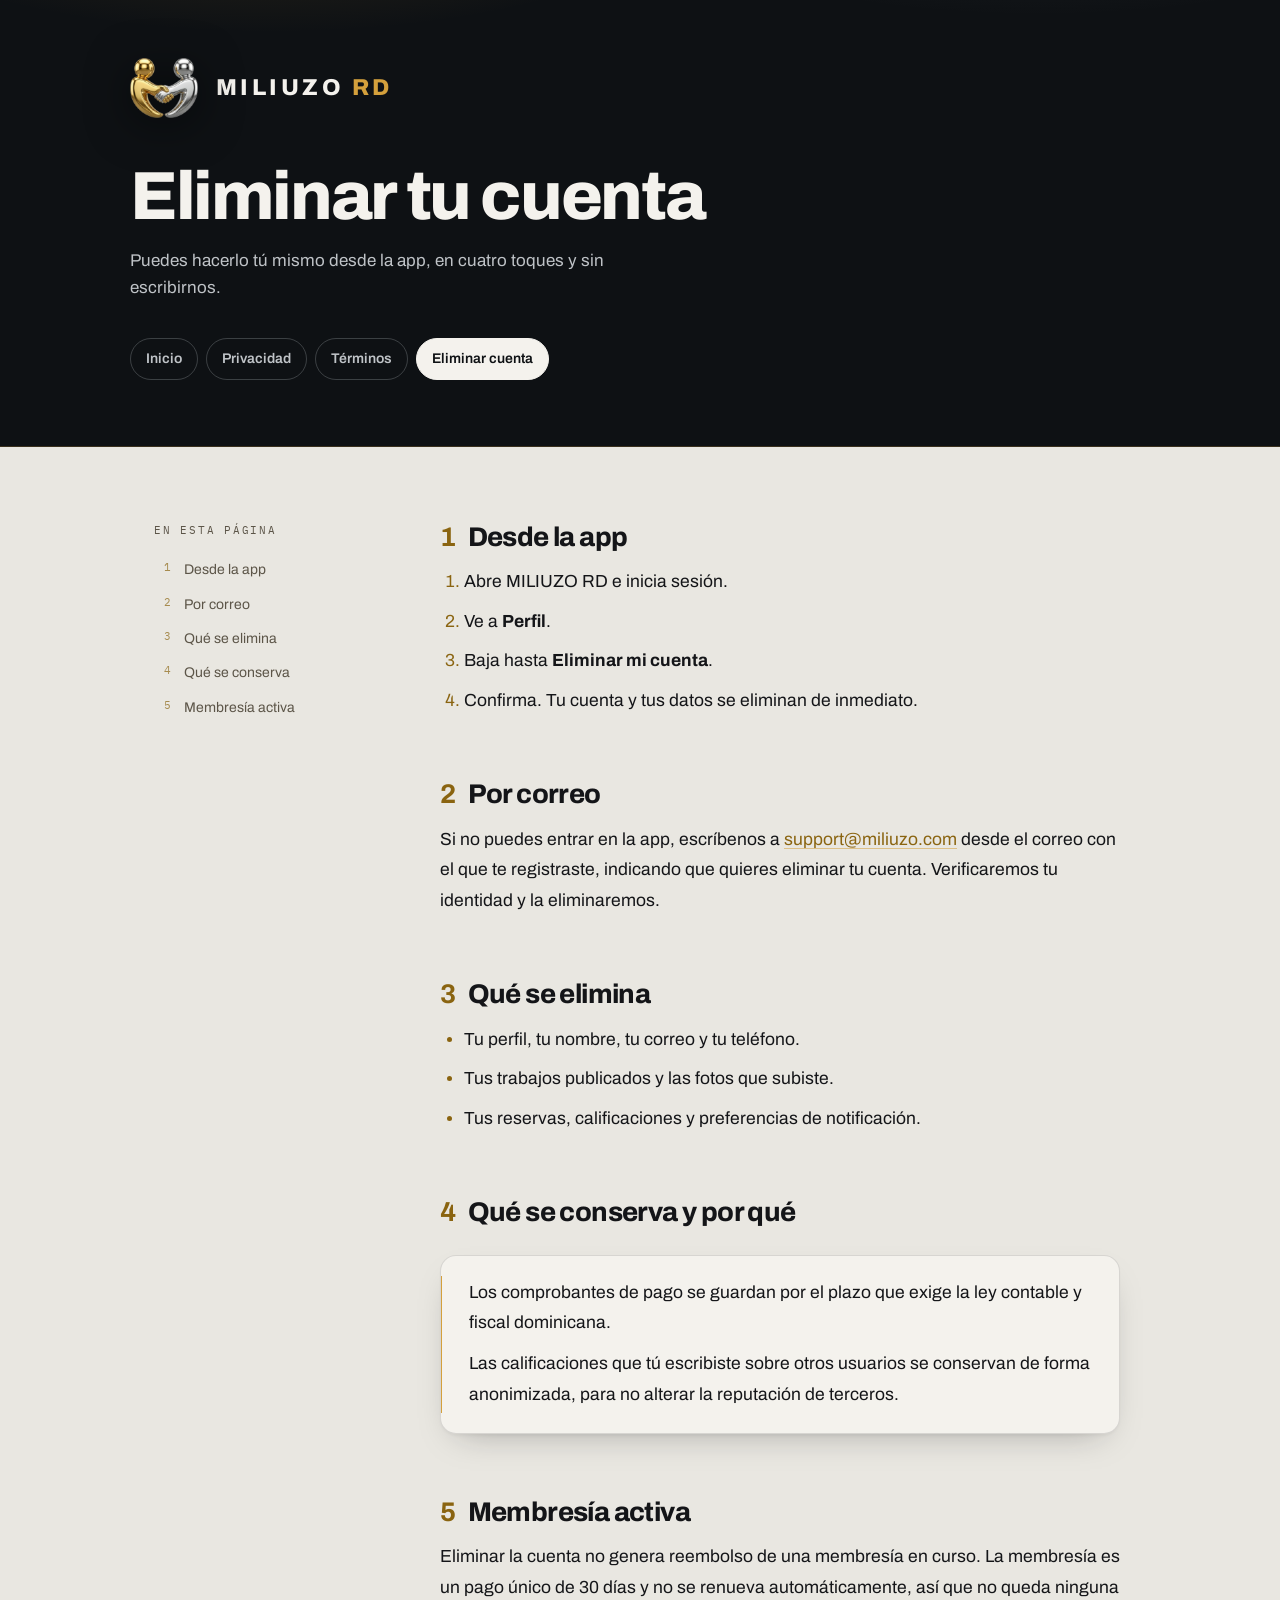
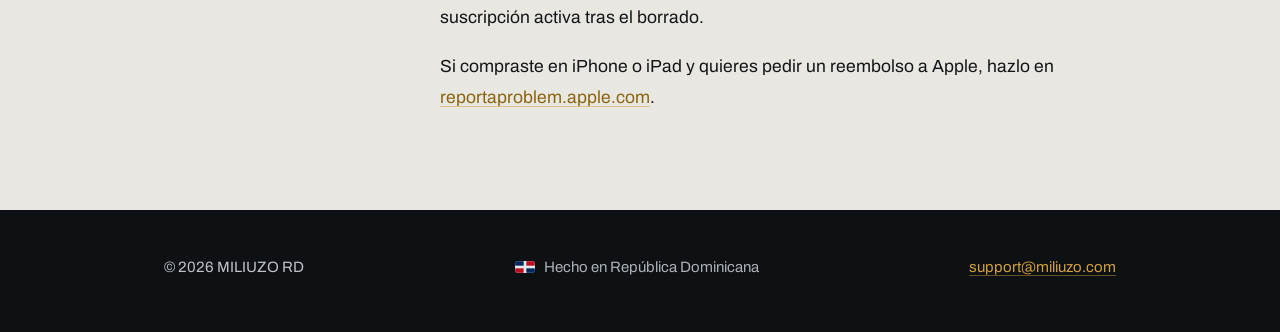
<file: rd/eliminar-cuenta.html>
<!DOCTYPE html>
<html lang="es">
<head>
<meta charset="UTF-8">
<meta name="viewport" content="width=device-width, initial-scale=1">
<meta name="theme-color" content="#0E1114">
<title>Eliminar tu cuenta — MILIUZO RD</title>
<meta name="description" content="Cómo eliminar tu cuenta de MILIUZO RD desde la app y qué pasa con tus datos.">
<link rel="icon" href="favicon.png" sizes="192x192">
<link rel="apple-touch-icon" href="favicon.png">
<link rel="preconnect" href="https://fonts.googleapis.com">
<link rel="preconnect" href="https://fonts.gstatic.com" crossorigin>
<link href="https://fonts.googleapis.com/css2?family=Archivo:wght@400;600;700;800&family=IBM+Plex+Mono:wght@500&display=swap" rel="stylesheet">
<link rel="stylesheet" href="base.css?v=4">
</head>
<body>

<header class="masthead">
  <div class="masthead-inner">
    <a class="lockup entra" href="index.html">
      <img src="marca.png" alt="" width="400" height="352">
      <span class="nombre">Miliuzo <em>RD</em></span>
    </a>
    <h1 class="entra entra-2">Eliminar tu cuenta</h1>
    <p class="sub entra-3">Puedes hacerlo tú mismo desde la app, en cuatro toques y sin escribirnos.</p>
    <nav class="docnav entra-3" aria-label="Documentos">
      <a href="index.html">Inicio</a>
      <a href="privacidad.html">Privacidad</a>
      <a href="terminos.html">Términos</a>
      <a href="eliminar-cuenta.html" aria-current="page">Eliminar cuenta</a>
    </nav>
  </div>
</header>

<main class="hoja">
  <nav class="indice" aria-label="Secciones">
    <p>En esta página</p>
    <ol>
      <li><a href="#s1">Desde la app</a></li>
      <li><a href="#s2">Por correo</a></li>
      <li><a href="#s3">Qué se elimina</a></li>
      <li><a href="#s4">Qué se conserva</a></li>
      <li><a href="#s5">Membresía activa</a></li>
    </ol>
  </nav>

  <article>
    <h2 id="s1"><span class="n">1</span>Desde la app</h2>
    <ol class="lista">
      <li>Abre MILIUZO RD e inicia sesión.</li>
      <li>Ve a <strong>Perfil</strong>.</li>
      <li>Baja hasta <strong>Eliminar mi cuenta</strong>.</li>
      <li>Confirma. Tu cuenta y tus datos se eliminan de inmediato.</li>
    </ol>

    <h2 id="s2"><span class="n">2</span>Por correo</h2>
    <p>Si no puedes entrar en la app, escríbenos a <a href="mailto:support@miliuzo.com">support@miliuzo.com</a> desde el correo con el que te registraste, indicando que quieres eliminar tu cuenta. Verificaremos tu identidad y la eliminaremos.</p>

    <h2 id="s3"><span class="n">3</span>Qué se elimina</h2>
    <ul>
      <li>Tu perfil, tu nombre, tu correo y tu teléfono.</li>
      <li>Tus trabajos publicados y las fotos que subiste.</li>
      <li>Tus reservas, calificaciones y preferencias de notificación.</li>
    </ul>

    <h2 id="s4"><span class="n">4</span>Qué se conserva y por qué</h2>
    <div class="aviso">
      <p>Los comprobantes de pago se guardan por el plazo que exige la ley contable y fiscal dominicana.</p>
      <p>Las calificaciones que tú escribiste sobre otros usuarios se conservan de forma anonimizada, para no alterar la reputación de terceros.</p>
    </div>

    <h2 id="s5"><span class="n">5</span>Membresía activa</h2>
    <p>Eliminar la cuenta no genera reembolso de una membresía en curso. La membresía es un pago único de 30 días y no se renueva automáticamente, así que no queda ninguna suscripción activa tras el borrado.</p>
    <p>Si compraste en iPhone o iPad y quieres pedir un reembolso a Apple, hazlo en <a href="https://reportaproblem.apple.com" target="_blank" rel="noopener">reportaproblem.apple.com</a>.</p>
  </article>
</main>

<footer>
  <div class="pie-inner">
    <span>© 2026 MILIUZO RD</span>
    <span class="bandera"><i aria-hidden="true"></i> Hecho en República Dominicana</span>
    <a href="mailto:support@miliuzo.com">support@miliuzo.com</a>
  </div>
</footer>

</body>
</html>
</file>
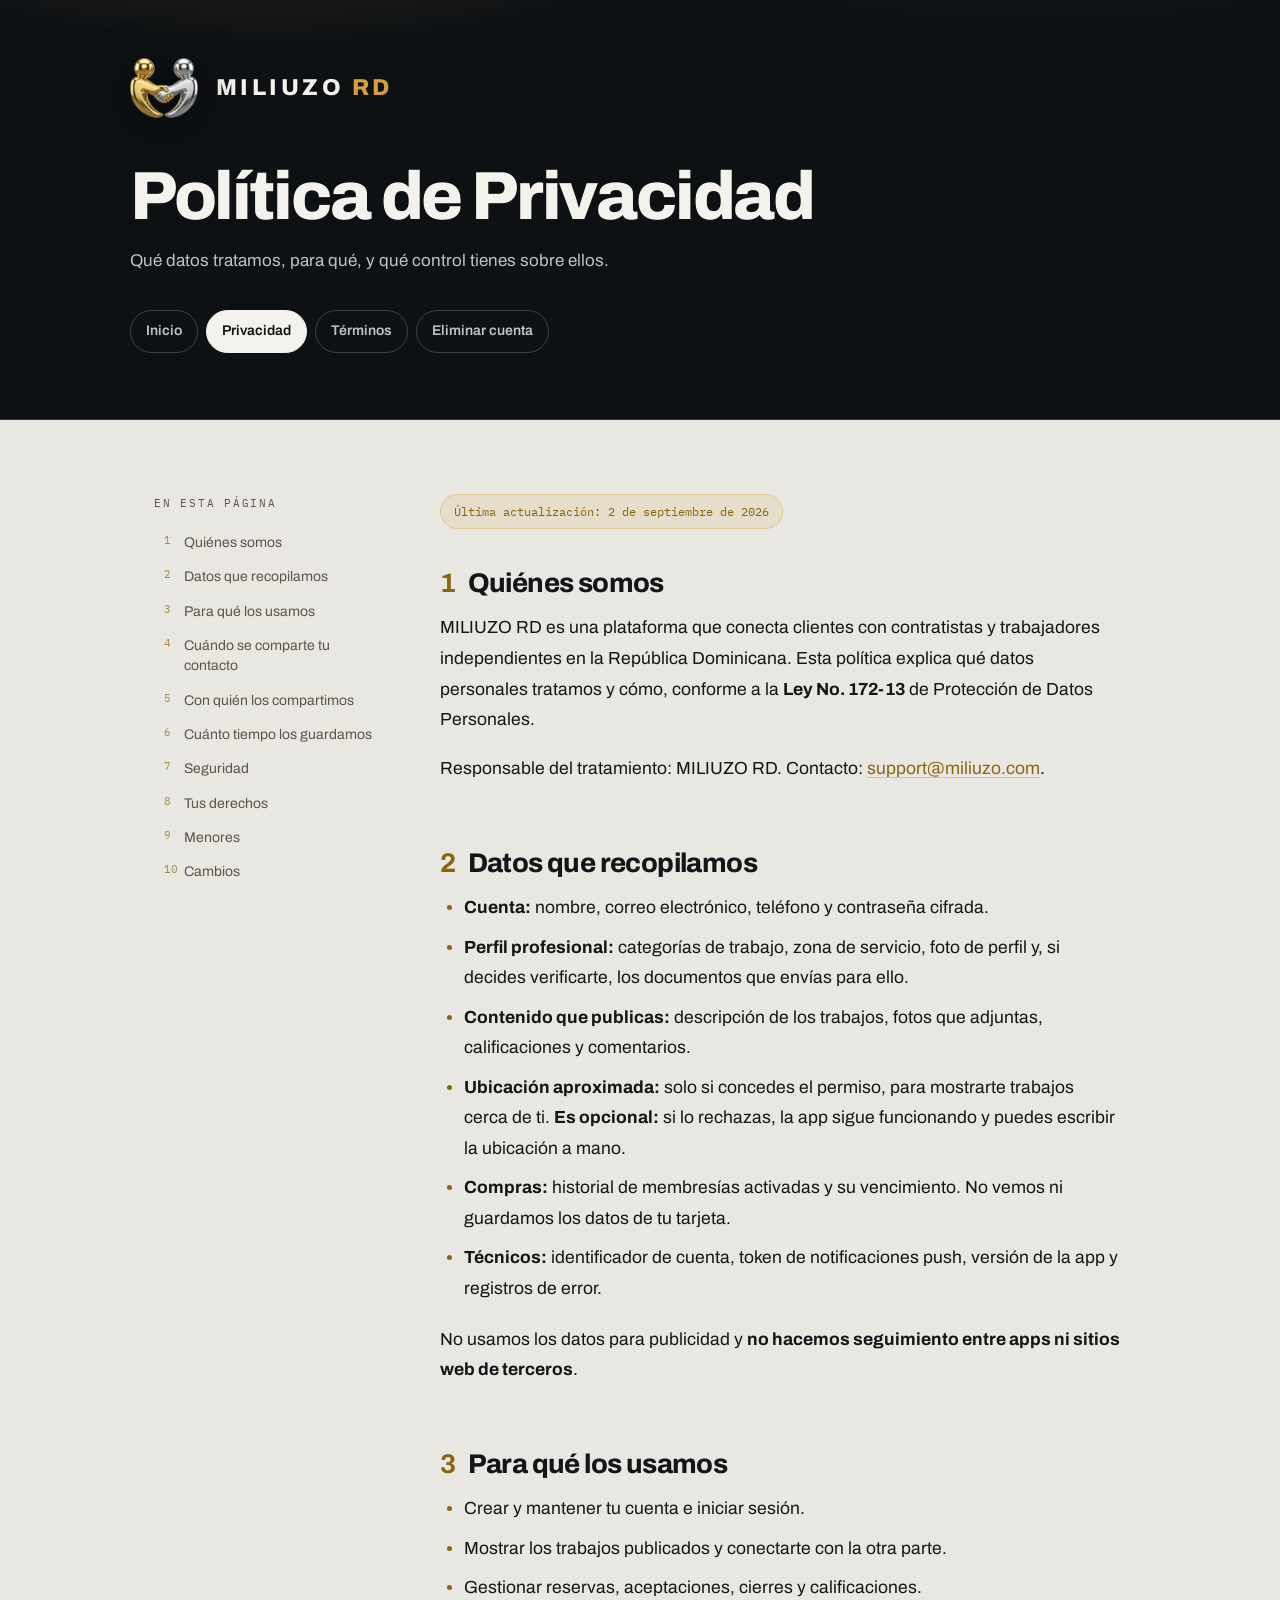
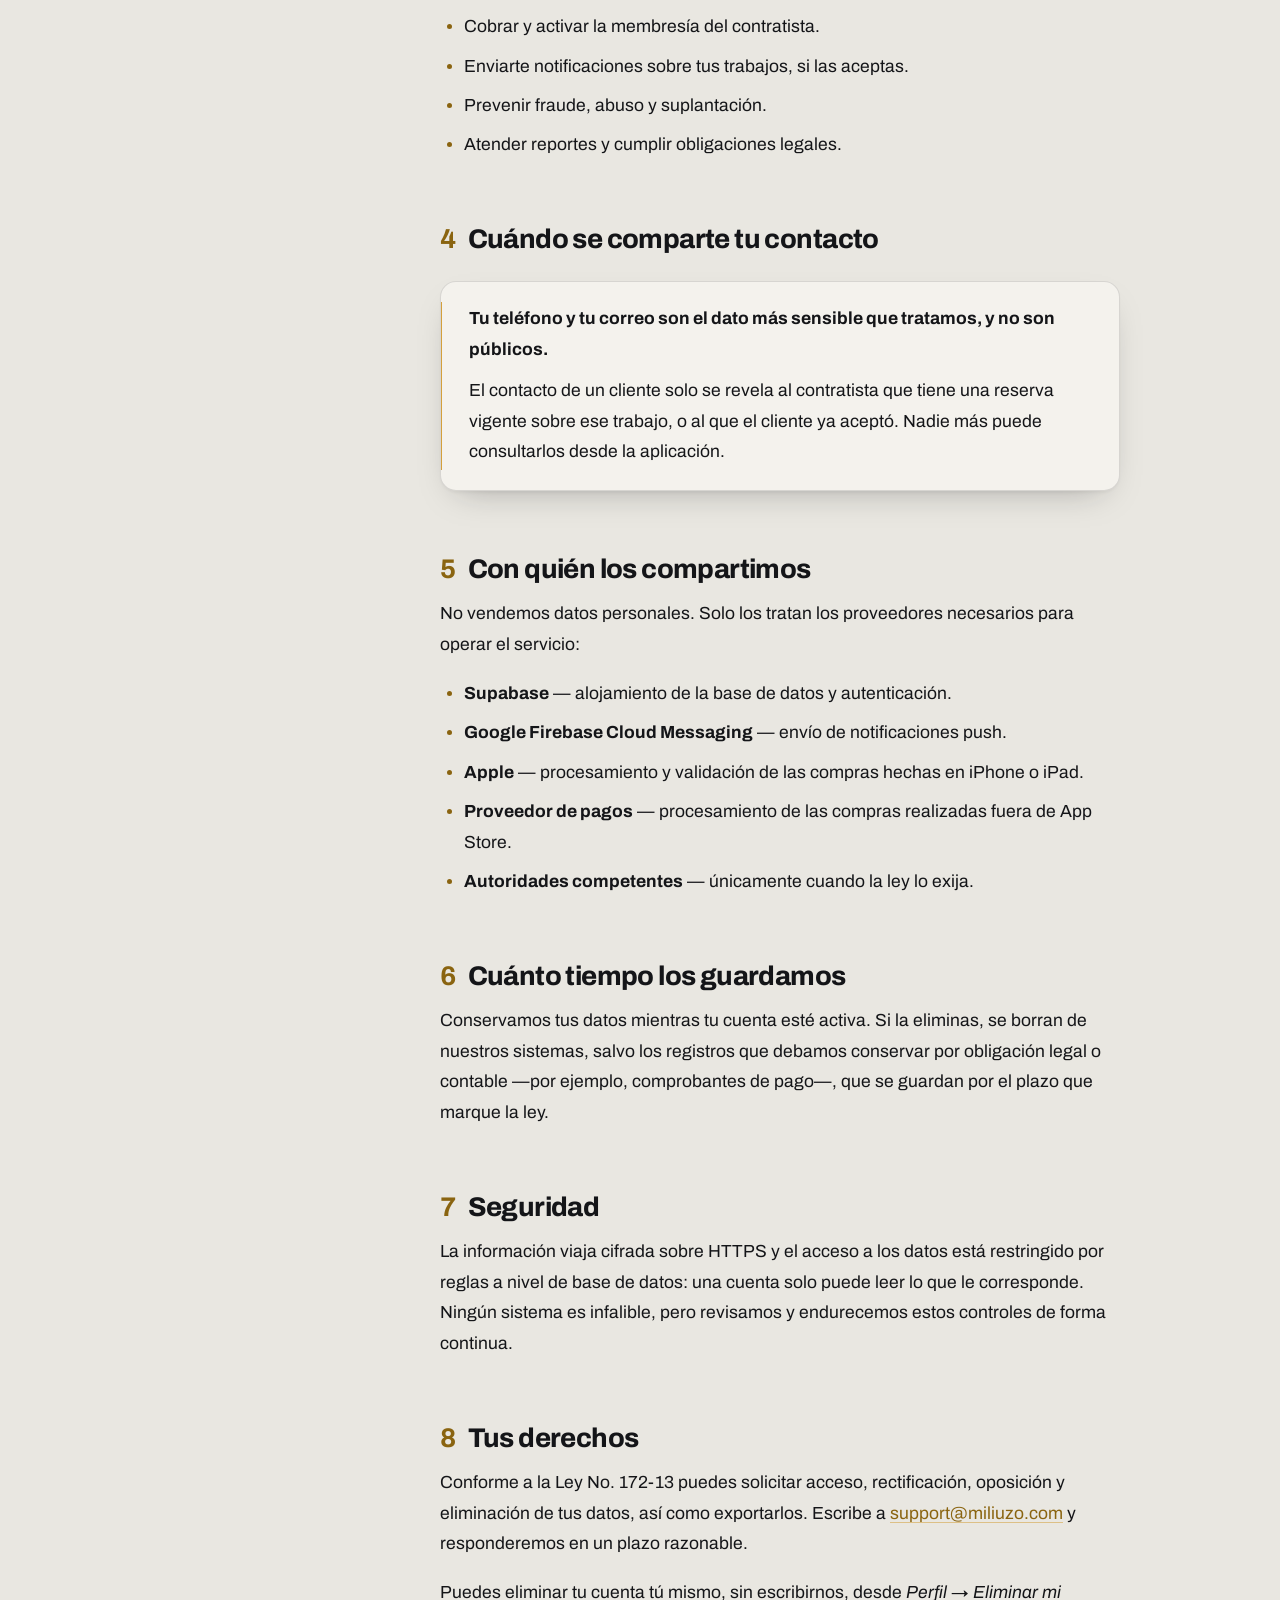
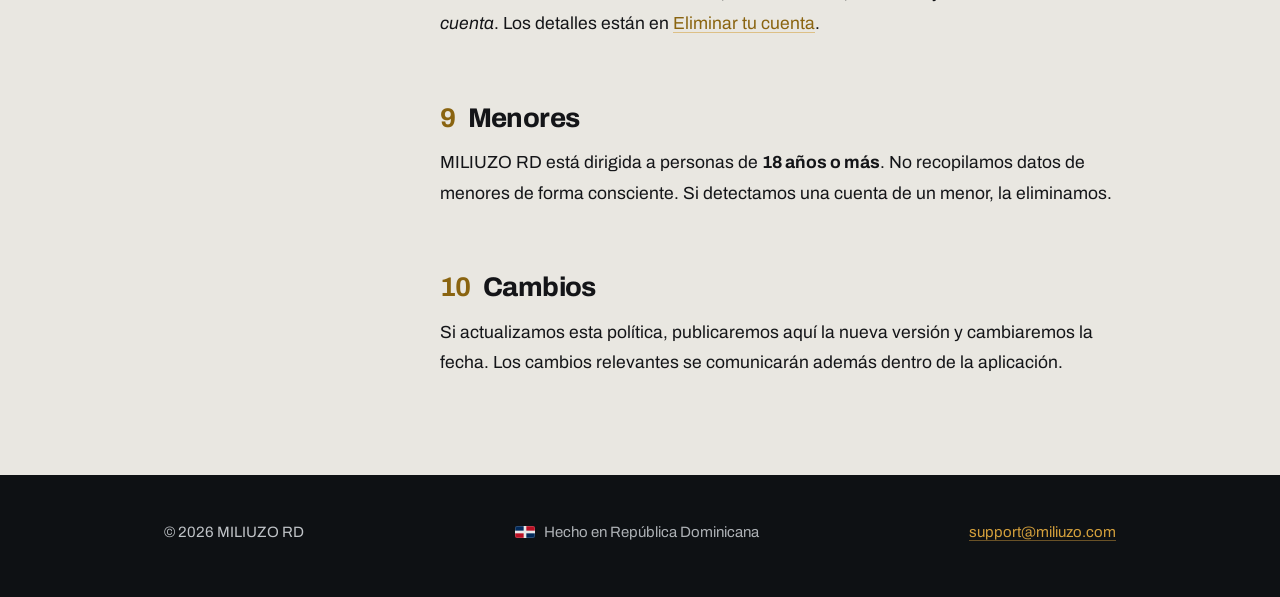
<file: rd/privacidad.html>
<!DOCTYPE html>
<html lang="es">
<head>
<meta charset="UTF-8">
<meta name="viewport" content="width=device-width, initial-scale=1">
<meta name="theme-color" content="#0E1114">
<title>Política de Privacidad — MILIUZO RD</title>
<meta name="description" content="Política de Privacidad de MILIUZO RD: qué datos tratamos, para qué, con quién se comparten y cómo ejercer tus derechos.">
<link rel="icon" href="favicon.png" sizes="192x192">
<link rel="apple-touch-icon" href="favicon.png">
<link rel="preconnect" href="https://fonts.googleapis.com">
<link rel="preconnect" href="https://fonts.gstatic.com" crossorigin>
<link href="https://fonts.googleapis.com/css2?family=Archivo:wght@400;600;700;800&family=IBM+Plex+Mono:wght@500&display=swap" rel="stylesheet">
<link rel="stylesheet" href="base.css?v=4">
</head>
<body>

<header class="masthead">
  <div class="masthead-inner">
    <a class="lockup entra" href="index.html">
      <img src="marca.png" alt="" width="400" height="352">
      <span class="nombre">Miliuzo <em>RD</em></span>
    </a>
    <h1 class="entra entra-2">Política de Privacidad</h1>
    <p class="sub entra-3">Qué datos tratamos, para qué, y qué control tienes sobre ellos.</p>
    <nav class="docnav entra-3" aria-label="Documentos">
      <a href="index.html">Inicio</a>
      <a href="privacidad.html" aria-current="page">Privacidad</a>
      <a href="terminos.html">Términos</a>
      <a href="eliminar-cuenta.html">Eliminar cuenta</a>
    </nav>
  </div>
</header>

<main class="hoja">
  <nav class="indice" aria-label="Secciones">
    <p>En esta página</p>
    <ol>
      <li><a href="#s1">Quiénes somos</a></li>
      <li><a href="#s2">Datos que recopilamos</a></li>
      <li><a href="#s3">Para qué los usamos</a></li>
      <li><a href="#s4">Cuándo se comparte tu contacto</a></li>
      <li><a href="#s5">Con quién los compartimos</a></li>
      <li><a href="#s6">Cuánto tiempo los guardamos</a></li>
      <li><a href="#s7">Seguridad</a></li>
      <li><a href="#s8">Tus derechos</a></li>
      <li><a href="#s9">Menores</a></li>
      <li><a href="#s10">Cambios</a></li>
    </ol>
  </nav>

  <article>
    <p class="sello">Última actualización: 2 de septiembre de 2026</p>

    <h2 id="s1"><span class="n">1</span>Quiénes somos</h2>
    <p>MILIUZO RD es una plataforma que conecta clientes con contratistas y trabajadores independientes en la República Dominicana. Esta política explica qué datos personales tratamos y cómo, conforme a la <strong>Ley No. 172-13</strong> de Protección de Datos Personales.</p>
    <p>Responsable del tratamiento: MILIUZO RD. Contacto: <a href="mailto:support@miliuzo.com">support@miliuzo.com</a>.</p>

    <h2 id="s2"><span class="n">2</span>Datos que recopilamos</h2>
    <ul>
      <li><strong>Cuenta:</strong> nombre, correo electrónico, teléfono y contraseña cifrada.</li>
      <li><strong>Perfil profesional:</strong> categorías de trabajo, zona de servicio, foto de perfil y, si decides verificarte, los documentos que envías para ello.</li>
      <li><strong>Contenido que publicas:</strong> descripción de los trabajos, fotos que adjuntas, calificaciones y comentarios.</li>
      <li><strong>Ubicación aproximada:</strong> solo si concedes el permiso, para mostrarte trabajos cerca de ti. <strong>Es opcional:</strong> si lo rechazas, la app sigue funcionando y puedes escribir la ubicación a mano.</li>
      <li><strong>Compras:</strong> historial de membresías activadas y su vencimiento. No vemos ni guardamos los datos de tu tarjeta.</li>
      <li><strong>Técnicos:</strong> identificador de cuenta, token de notificaciones push, versión de la app y registros de error.</li>
    </ul>
    <p>No usamos los datos para publicidad y <strong>no hacemos seguimiento entre apps ni sitios web de terceros</strong>.</p>

    <h2 id="s3"><span class="n">3</span>Para qué los usamos</h2>
    <ul>
      <li>Crear y mantener tu cuenta e iniciar sesión.</li>
      <li>Mostrar los trabajos publicados y conectarte con la otra parte.</li>
      <li>Gestionar reservas, aceptaciones, cierres y calificaciones.</li>
      <li>Cobrar y activar la membresía del contratista.</li>
      <li>Enviarte notificaciones sobre tus trabajos, si las aceptas.</li>
      <li>Prevenir fraude, abuso y suplantación.</li>
      <li>Atender reportes y cumplir obligaciones legales.</li>
    </ul>

    <h2 id="s4"><span class="n">4</span>Cuándo se comparte tu contacto</h2>
    <div class="aviso">
      <p><strong>Tu teléfono y tu correo son el dato más sensible que tratamos, y no son públicos.</strong></p>
      <p>El contacto de un cliente solo se revela al contratista que tiene una reserva vigente sobre ese trabajo, o al que el cliente ya aceptó. Nadie más puede consultarlos desde la aplicación.</p>
    </div>

    <h2 id="s5"><span class="n">5</span>Con quién los compartimos</h2>
    <p>No vendemos datos personales. Solo los tratan los proveedores necesarios para operar el servicio:</p>
    <ul>
      <li><strong>Supabase</strong> — alojamiento de la base de datos y autenticación.</li>
      <li><strong>Google Firebase Cloud Messaging</strong> — envío de notificaciones push.</li>
      <li><strong>Apple</strong> — procesamiento y validación de las compras hechas en iPhone o iPad.</li>
      <li><strong>Proveedor de pagos</strong> — procesamiento de las compras realizadas fuera de App Store.</li>
      <li><strong>Autoridades competentes</strong> — únicamente cuando la ley lo exija.</li>
    </ul>

    <h2 id="s6"><span class="n">6</span>Cuánto tiempo los guardamos</h2>
    <p>Conservamos tus datos mientras tu cuenta esté activa. Si la eliminas, se borran de nuestros sistemas, salvo los registros que debamos conservar por obligación legal o contable —por ejemplo, comprobantes de pago—, que se guardan por el plazo que marque la ley.</p>

    <h2 id="s7"><span class="n">7</span>Seguridad</h2>
    <p>La información viaja cifrada sobre HTTPS y el acceso a los datos está restringido por reglas a nivel de base de datos: una cuenta solo puede leer lo que le corresponde. Ningún sistema es infalible, pero revisamos y endurecemos estos controles de forma continua.</p>

    <h2 id="s8"><span class="n">8</span>Tus derechos</h2>
    <p>Conforme a la Ley No. 172-13 puedes solicitar acceso, rectificación, oposición y eliminación de tus datos, así como exportarlos. Escribe a <a href="mailto:support@miliuzo.com">support@miliuzo.com</a> y responderemos en un plazo razonable.</p>
    <p>Puedes eliminar tu cuenta tú mismo, sin escribirnos, desde <em>Perfil → Eliminar mi cuenta</em>. Los detalles están en <a href="eliminar-cuenta.html">Eliminar tu cuenta</a>.</p>

    <h2 id="s9"><span class="n">9</span>Menores</h2>
    <p>MILIUZO RD está dirigida a personas de <strong>18 años o más</strong>. No recopilamos datos de menores de forma consciente. Si detectamos una cuenta de un menor, la eliminamos.</p>

    <h2 id="s10"><span class="n">10</span>Cambios</h2>
    <p>Si actualizamos esta política, publicaremos aquí la nueva versión y cambiaremos la fecha. Los cambios relevantes se comunicarán además dentro de la aplicación.</p>
  </article>
</main>

<footer>
  <div class="pie-inner">
    <span>© 2026 MILIUZO RD</span>
    <span class="bandera"><i aria-hidden="true"></i> Hecho en República Dominicana</span>
    <a href="mailto:support@miliuzo.com">support@miliuzo.com</a>
  </div>
</footer>

</body>
</html>
</file>
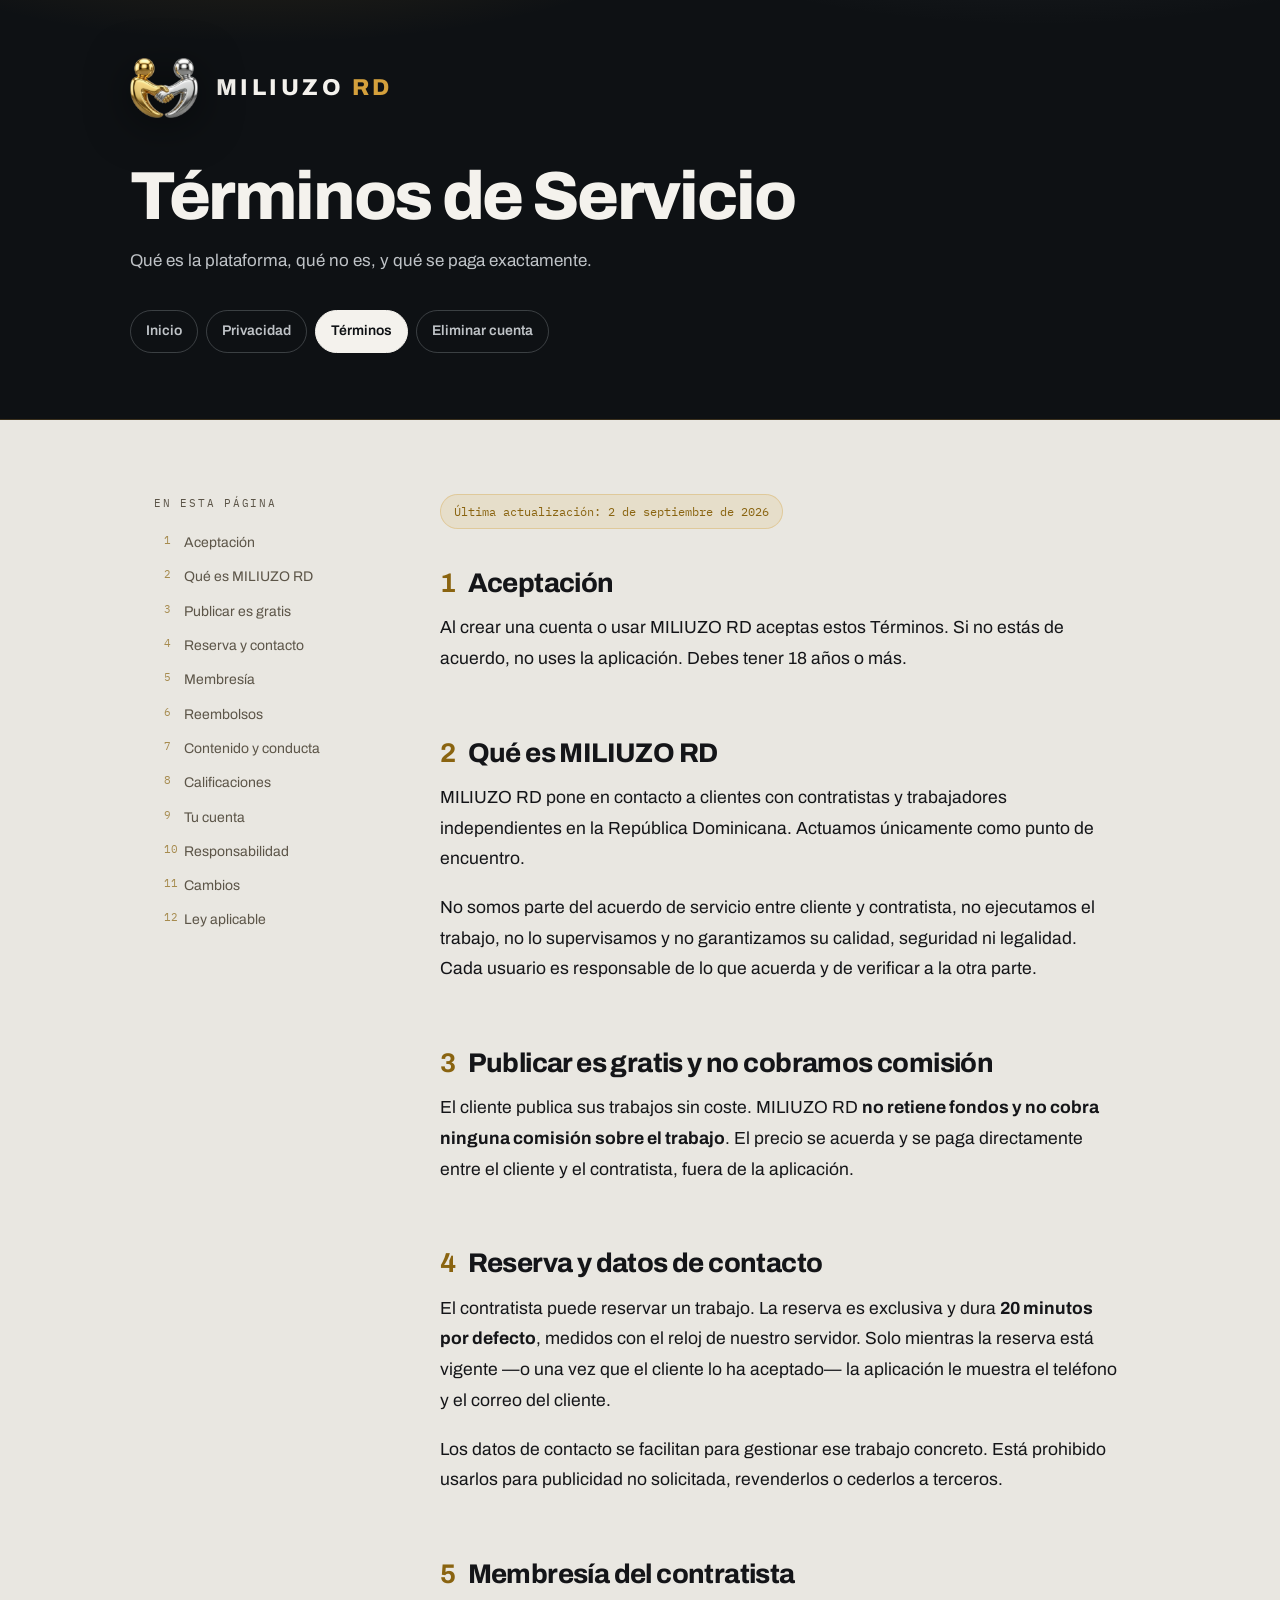
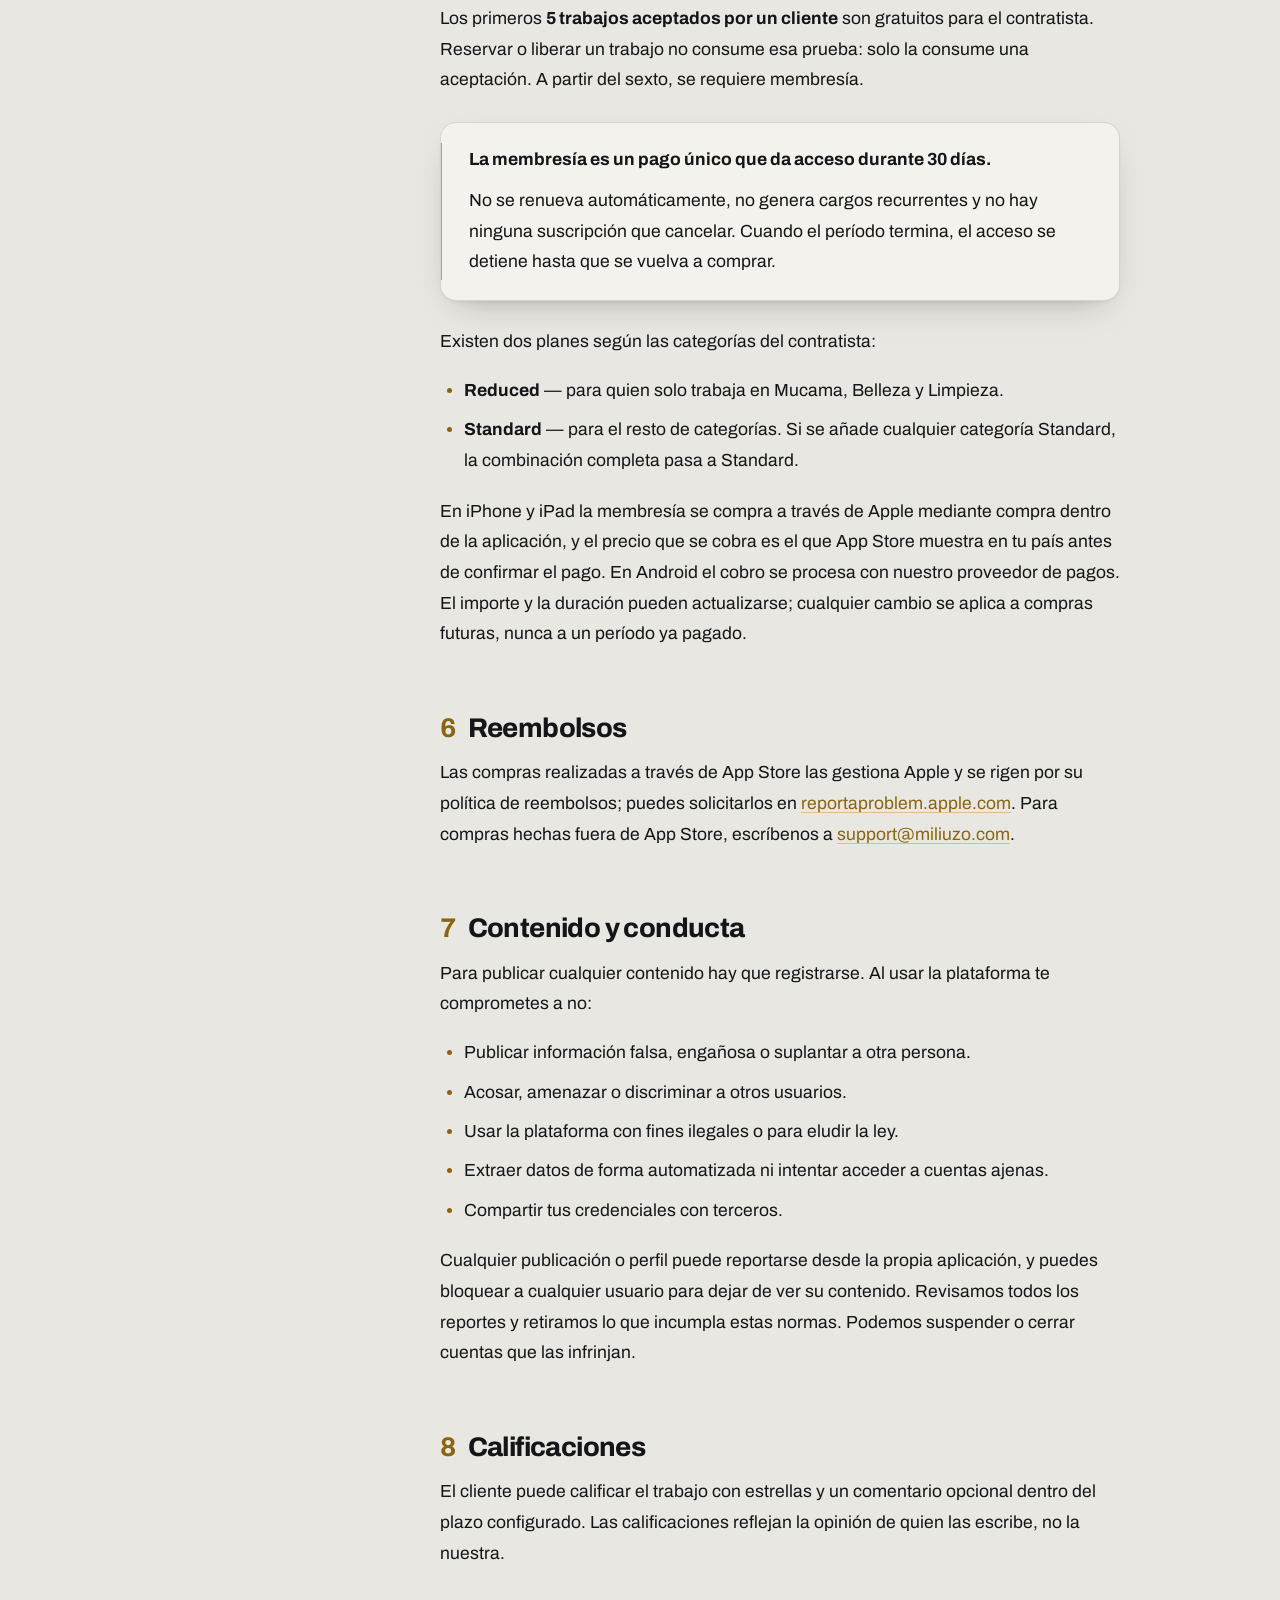
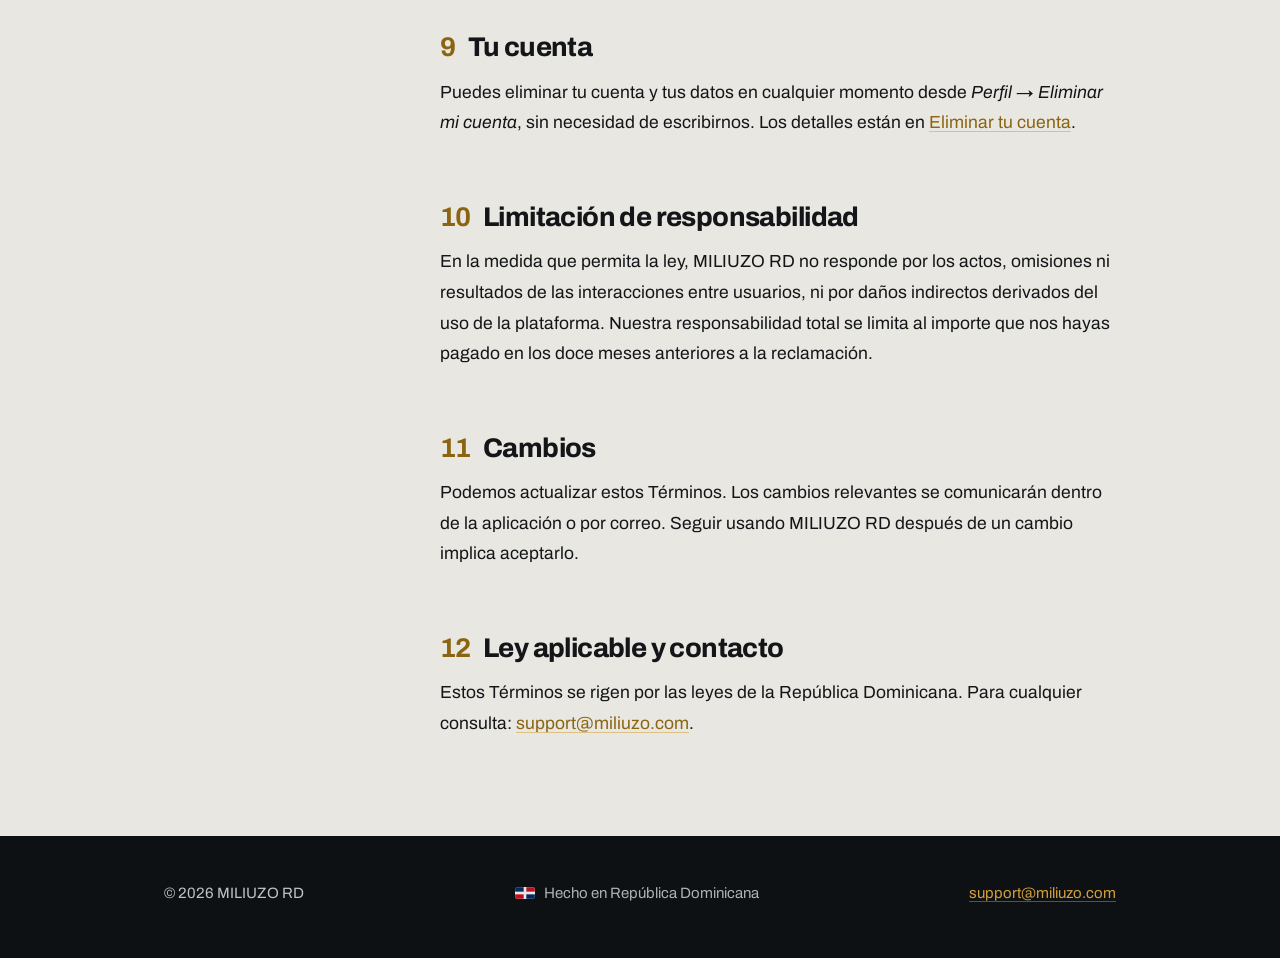
<file: rd/terminos.html>
<!DOCTYPE html>
<html lang="es">
<head>
<meta charset="UTF-8">
<meta name="viewport" content="width=device-width, initial-scale=1">
<meta name="theme-color" content="#0E1114">
<title>Términos de Servicio — MILIUZO RD</title>
<meta name="description" content="Términos de Servicio de MILIUZO RD: cómo funciona la plataforma, la membresía de contratistas y las responsabilidades de cada parte.">
<link rel="icon" href="favicon.png" sizes="192x192">
<link rel="apple-touch-icon" href="favicon.png">
<link rel="preconnect" href="https://fonts.googleapis.com">
<link rel="preconnect" href="https://fonts.gstatic.com" crossorigin>
<link href="https://fonts.googleapis.com/css2?family=Archivo:wght@400;600;700;800&family=IBM+Plex+Mono:wght@500&display=swap" rel="stylesheet">
<link rel="stylesheet" href="base.css?v=4">
</head>
<body>

<header class="masthead">
  <div class="masthead-inner">
    <a class="lockup entra" href="index.html">
      <img src="marca.png" alt="" width="400" height="352">
      <span class="nombre">Miliuzo <em>RD</em></span>
    </a>
    <h1 class="entra entra-2">Términos de Servicio</h1>
    <p class="sub entra-3">Qué es la plataforma, qué no es, y qué se paga exactamente.</p>
    <nav class="docnav entra-3" aria-label="Documentos">
      <a href="index.html">Inicio</a>
      <a href="privacidad.html">Privacidad</a>
      <a href="terminos.html" aria-current="page">Términos</a>
      <a href="eliminar-cuenta.html">Eliminar cuenta</a>
    </nav>
  </div>
</header>

<main class="hoja">
  <nav class="indice" aria-label="Secciones">
    <p>En esta página</p>
    <ol>
      <li><a href="#s1">Aceptación</a></li>
      <li><a href="#s2">Qué es MILIUZO RD</a></li>
      <li><a href="#s3">Publicar es gratis</a></li>
      <li><a href="#s4">Reserva y contacto</a></li>
      <li><a href="#s5">Membresía</a></li>
      <li><a href="#s6">Reembolsos</a></li>
      <li><a href="#s7">Contenido y conducta</a></li>
      <li><a href="#s8">Calificaciones</a></li>
      <li><a href="#s9">Tu cuenta</a></li>
      <li><a href="#s10">Responsabilidad</a></li>
      <li><a href="#s11">Cambios</a></li>
      <li><a href="#s12">Ley aplicable</a></li>
    </ol>
  </nav>

  <article>
    <p class="sello">Última actualización: 2 de septiembre de 2026</p>

    <h2 id="s1"><span class="n">1</span>Aceptación</h2>
    <p>Al crear una cuenta o usar MILIUZO RD aceptas estos Términos. Si no estás de acuerdo, no uses la aplicación. Debes tener 18 años o más.</p>

    <h2 id="s2"><span class="n">2</span>Qué es MILIUZO RD</h2>
    <p>MILIUZO RD pone en contacto a clientes con contratistas y trabajadores independientes en la República Dominicana. Actuamos únicamente como punto de encuentro.</p>
    <p>No somos parte del acuerdo de servicio entre cliente y contratista, no ejecutamos el trabajo, no lo supervisamos y no garantizamos su calidad, seguridad ni legalidad. Cada usuario es responsable de lo que acuerda y de verificar a la otra parte.</p>

    <h2 id="s3"><span class="n">3</span>Publicar es gratis y no cobramos comisión</h2>
    <p>El cliente publica sus trabajos sin coste. MILIUZO RD <strong>no retiene fondos y no cobra ninguna comisión sobre el trabajo</strong>. El precio se acuerda y se paga directamente entre el cliente y el contratista, fuera de la aplicación.</p>

    <h2 id="s4"><span class="n">4</span>Reserva y datos de contacto</h2>
    <p>El contratista puede reservar un trabajo. La reserva es exclusiva y dura <strong>20 minutos por defecto</strong>, medidos con el reloj de nuestro servidor. Solo mientras la reserva está vigente —o una vez que el cliente lo ha aceptado— la aplicación le muestra el teléfono y el correo del cliente.</p>
    <p>Los datos de contacto se facilitan para gestionar ese trabajo concreto. Está prohibido usarlos para publicidad no solicitada, revenderlos o cederlos a terceros.</p>

    <h2 id="s5"><span class="n">5</span>Membresía del contratista</h2>
    <p>Los primeros <strong>5 trabajos aceptados por un cliente</strong> son gratuitos para el contratista. Reservar o liberar un trabajo no consume esa prueba: solo la consume una aceptación. A partir del sexto, se requiere membresía.</p>
    <div class="aviso">
      <p><strong>La membresía es un pago único que da acceso durante 30 días.</strong></p>
      <p>No se renueva automáticamente, no genera cargos recurrentes y no hay ninguna suscripción que cancelar. Cuando el período termina, el acceso se detiene hasta que se vuelva a comprar.</p>
    </div>
    <p>Existen dos planes según las categorías del contratista:</p>
    <ul>
      <li><strong>Reduced</strong> — para quien solo trabaja en Mucama, Belleza y Limpieza.</li>
      <li><strong>Standard</strong> — para el resto de categorías. Si se añade cualquier categoría Standard, la combinación completa pasa a Standard.</li>
    </ul>
    <p>En iPhone y iPad la membresía se compra a través de Apple mediante compra dentro de la aplicación, y el precio que se cobra es el que App Store muestra en tu país antes de confirmar el pago. En Android el cobro se procesa con nuestro proveedor de pagos. El importe y la duración pueden actualizarse; cualquier cambio se aplica a compras futuras, nunca a un período ya pagado.</p>

    <h2 id="s6"><span class="n">6</span>Reembolsos</h2>
    <p>Las compras realizadas a través de App Store las gestiona Apple y se rigen por su política de reembolsos; puedes solicitarlos en <a href="https://reportaproblem.apple.com" target="_blank" rel="noopener">reportaproblem.apple.com</a>. Para compras hechas fuera de App Store, escríbenos a <a href="mailto:support@miliuzo.com">support@miliuzo.com</a>.</p>

    <h2 id="s7"><span class="n">7</span>Contenido y conducta</h2>
    <p>Para publicar cualquier contenido hay que registrarse. Al usar la plataforma te comprometes a no:</p>
    <ul>
      <li>Publicar información falsa, engañosa o suplantar a otra persona.</li>
      <li>Acosar, amenazar o discriminar a otros usuarios.</li>
      <li>Usar la plataforma con fines ilegales o para eludir la ley.</li>
      <li>Extraer datos de forma automatizada ni intentar acceder a cuentas ajenas.</li>
      <li>Compartir tus credenciales con terceros.</li>
    </ul>
    <p>Cualquier publicación o perfil puede reportarse desde la propia aplicación, y puedes bloquear a cualquier usuario para dejar de ver su contenido. Revisamos todos los reportes y retiramos lo que incumpla estas normas. Podemos suspender o cerrar cuentas que las infrinjan.</p>

    <h2 id="s8"><span class="n">8</span>Calificaciones</h2>
    <p>El cliente puede calificar el trabajo con estrellas y un comentario opcional dentro del plazo configurado. Las calificaciones reflejan la opinión de quien las escribe, no la nuestra.</p>

    <h2 id="s9"><span class="n">9</span>Tu cuenta</h2>
    <p>Puedes eliminar tu cuenta y tus datos en cualquier momento desde <em>Perfil → Eliminar mi cuenta</em>, sin necesidad de escribirnos. Los detalles están en <a href="eliminar-cuenta.html">Eliminar tu cuenta</a>.</p>

    <h2 id="s10"><span class="n">10</span>Limitación de responsabilidad</h2>
    <p>En la medida que permita la ley, MILIUZO RD no responde por los actos, omisiones ni resultados de las interacciones entre usuarios, ni por daños indirectos derivados del uso de la plataforma. Nuestra responsabilidad total se limita al importe que nos hayas pagado en los doce meses anteriores a la reclamación.</p>

    <h2 id="s11"><span class="n">11</span>Cambios</h2>
    <p>Podemos actualizar estos Términos. Los cambios relevantes se comunicarán dentro de la aplicación o por correo. Seguir usando MILIUZO RD después de un cambio implica aceptarlo.</p>

    <h2 id="s12"><span class="n">12</span>Ley aplicable y contacto</h2>
    <p>Estos Términos se rigen por las leyes de la República Dominicana. Para cualquier consulta: <a href="mailto:support@miliuzo.com">support@miliuzo.com</a>.</p>
  </article>
</main>

<footer>
  <div class="pie-inner">
    <span>© 2026 MILIUZO RD</span>
    <span class="bandera"><i aria-hidden="true"></i> Hecho en República Dominicana</span>
    <a href="mailto:support@miliuzo.com">support@miliuzo.com</a>
  </div>
</footer>

</body>
</html>
</file>
<file: style.css>
/* Miliuzo legal + support pages.
   One stylesheet so the four documents read as one publication. Kept small and
   dependency-free: these pages must load anywhere, including from a reviewer's
   phone on a bad connection. */
:root{
  --green:#15803D; --green-dark:#0f5f2d; --ink:#111827; --body:#374151;
  --muted:#6B7280; --bg:#F7F8F7; --card:#FFFFFF; --line:#E5E7EB;
}
*{box-sizing:border-box;margin:0;padding:0}
body{
  font-family:-apple-system,BlinkMacSystemFont,"Segoe UI",Inter,Roboto,Helvetica,Arial,sans-serif;
  background:var(--bg); color:var(--body); line-height:1.65;
  -webkit-font-smoothing:antialiased;
}
.hero{
  background:linear-gradient(135deg,var(--green),var(--green-dark));
  color:#fff; padding:56px 20px 52px; text-align:center;
}
.brand{font-size:13px; letter-spacing:2px; font-weight:700; opacity:.85; text-transform:uppercase}
.brand a{color:inherit; text-decoration:none}
.hero h1{font-size:30px; font-weight:800; letter-spacing:-.5px; margin-top:10px}
.hero p{opacity:.9; margin-top:8px; font-size:14px}
.wrap{max-width:720px; margin:-28px auto 64px; padding:0 16px}
.card{
  background:var(--card); border-radius:18px; padding:32px 28px;
  box-shadow:0 8px 30px rgba(0,0,0,.07);
}
h2{
  font-size:19px; font-weight:700; color:var(--ink);
  margin:32px 0 10px; padding-bottom:8px; border-bottom:1px solid var(--line);
}
h2:first-of-type{margin-top:0}
h3{font-size:15px; font-weight:700; color:var(--ink); margin:18px 0 6px}
p{margin-bottom:12px; font-size:15px}
ul{margin:8px 0 14px 20px}
li{font-size:15px; margin-bottom:6px}
a{color:var(--green)}
a.doc{
  display:flex; align-items:center; justify-content:space-between; padding:18px 20px;
  border:1px solid var(--line); border-radius:12px; text-decoration:none; color:var(--ink);
  font-weight:600; margin-bottom:12px;
}
a.doc:hover{border-color:var(--green)}
a.doc span{color:var(--green)}
.note{
  background:#F0FDF4; border:1px solid #BBF7D0; border-radius:12px;
  padding:16px 18px; margin:18px 0; font-size:14.5px;
}
.updated{color:var(--muted); font-size:13px; margin-top:28px; padding-top:16px; border-top:1px solid var(--line)}
footer{text-align:center; color:var(--muted); font-size:13px; margin-top:28px}
footer a{color:var(--muted)}
</file>
<file: rd/base.css>
/* MILIUZO RD — documentos legales
   Tokens de marca: papel E9E7E1 · tinta 141518 · oro D4A03C · plata BFC3C7
   Contrastes verificados sobre papel: tinta 15.6:1 · tenue 6.0:1 · oro-tinta 4.8:1
   Sobre noche: papel 14.6:1 · oro 7.9:1 · plata 10.5:1                            */

:root{
  --noche:#0E1114;  --noche-2:#171B20;
  --papel:#E9E7E1;  --papel-alto:#F4F2ED;
  --tinta:#141518;  --tenue:#5C5548;
  --oro:#D4A03C;    --oro-tinta:#8A6410; --oro-vidrio:rgba(212,160,60,.13);
  --plata:#BFC3C7;
  --borde:rgba(20,21,24,.13);
  --medida:68ch;
  --paso:cubic-bezier(.16,1,.3,1);
}
*,*::before,*::after{box-sizing:border-box;margin:0;padding:0}
html{-webkit-text-size-adjust:100%;scroll-behavior:smooth;scroll-padding-top:2rem}
@media (prefers-reduced-motion:reduce){html{scroll-behavior:auto}}

body{
  font-family:"Archivo",-apple-system,BlinkMacSystemFont,"Segoe UI",Roboto,Helvetica,Arial,sans-serif;
  background:var(--papel); color:var(--tinta);
  font-size:17.5px; line-height:1.75;
  -webkit-font-smoothing:antialiased; text-rendering:optimizeLegibility;
}

/* superficies del navegador: nada se queda con el default */
::selection{background:var(--oro);color:var(--noche)}
:root{caret-color:var(--oro-tinta);accent-color:var(--oro-tinta)}
:focus-visible{outline:2px solid var(--oro-tinta);outline-offset:3px;border-radius:3px}
*{scrollbar-width:thin;scrollbar-color:rgba(20,21,24,.28) transparent}
::-webkit-scrollbar{width:11px;height:11px}
::-webkit-scrollbar-thumb{background:rgba(20,21,24,.28);border-radius:99px;border:3px solid var(--papel)}
::-webkit-scrollbar-thumb:hover{background:rgba(20,21,24,.45)}
::-webkit-scrollbar-track{background:transparent}

/* masthead */
.masthead{
  background:var(--noche); color:var(--papel-alto);
  padding:clamp(30px,6vw,58px) 24px clamp(38px,7vw,66px);
  position:relative; overflow:hidden;
  border-bottom:1px solid rgba(212,160,60,.22);
}
.masthead::before{
  content:"";position:absolute;inset:-40% -10% auto -10%;height:420px;pointer-events:none;
  background:
    radial-gradient(46% 62% at 26% 8%,rgba(212,160,60,.20),transparent 68%),
    radial-gradient(46% 62% at 76% 4%,rgba(191,195,199,.13),transparent 68%);
}
.masthead-inner{max-width:calc(var(--medida) + 340px);margin:0 auto;position:relative}

.lockup{display:flex;align-items:center;gap:clamp(14px,2vw,18px);text-decoration:none;width:max-content}
.lockup img{width:clamp(54px,7vw,68px);height:auto;display:block;
  filter:drop-shadow(0 8px 22px rgba(0,0,0,.6))}
.lockup .nombre{
  font-weight:800;font-size:clamp(19px,2.3vw,23px);letter-spacing:.15em;color:var(--papel-alto);
  text-transform:uppercase;line-height:1;
}
.lockup .nombre em{font-style:normal;color:var(--oro)}

h1{
  font-weight:800; letter-spacing:-.035em; line-height:1.02;
  font-size:clamp(2.5rem,7.2vw,4.25rem);
  margin-top:clamp(26px,5vw,44px); max-width:16ch; text-wrap:balance;
}
.sub{margin-top:16px;color:var(--plata);font-size:1.0625rem;max-width:52ch;line-height:1.6}

.docnav{display:flex;flex-wrap:wrap;gap:8px;margin-top:clamp(24px,4vw,36px)}
.docnav a{
  font-size:.875rem;font-weight:600;
  color:var(--plata);text-decoration:none;border:1px solid rgba(191,195,199,.26);
  padding:8px 15px;border-radius:99px;
  transition:color .35s var(--paso),border-color .35s var(--paso),background-color .35s var(--paso);
}
.docnav a:hover{color:var(--noche);background:var(--oro);border-color:var(--oro)}
.docnav a[aria-current="page"]{color:var(--noche);background:var(--papel-alto);border-color:var(--papel-alto)}

/* cuerpo */
.hoja{max-width:calc(var(--medida) + 340px);margin:0 auto;
  padding:clamp(40px,7vw,74px) 24px clamp(56px,8vw,96px);
  display:grid;grid-template-columns:1fr;gap:clamp(34px,5vw,56px)}
@media (min-width:1080px){
  .hoja{grid-template-columns:230px minmax(0,var(--medida));align-items:start}
  .hoja-sola{grid-template-columns:minmax(0,var(--medida))}
}

.indice{display:none}
@media (min-width:1080px){
  .indice{display:block;position:sticky;top:38px}
  .indice p{font-family:"IBM Plex Mono",ui-monospace,SFMono-Regular,Menlo,monospace;
    font-size:.6875rem;letter-spacing:.16em;text-transform:uppercase;color:var(--tenue);margin-bottom:14px}
  .indice ol{list-style:none;counter-reset:i}
  .indice li{counter-increment:i;margin-bottom:2px}
  .indice a{
    display:block;font-size:.875rem;line-height:1.45;color:var(--tenue);text-decoration:none;
    padding:6px 10px 6px 30px;border-radius:7px;position:relative;
    transition:color .3s var(--paso),background-color .3s var(--paso);
  }
  .indice a::before{content:counter(i);position:absolute;left:10px;
    font-family:"IBM Plex Mono",monospace;font-size:.6875rem;color:var(--oro-tinta);opacity:.7}
  .indice a:hover{color:var(--tinta);background:var(--oro-vidrio)}
}

article{max-width:var(--medida)}
.sello{
  display:inline-block;font-family:"IBM Plex Mono",ui-monospace,SFMono-Regular,Menlo,monospace;
  font-size:.75rem;color:var(--oro-tinta);
  background:var(--oro-vidrio);border:1px solid rgba(212,160,60,.34);
  padding:6px 13px;border-radius:99px;margin-bottom:clamp(26px,4vw,38px);
}
h2{
  font-weight:750;letter-spacing:-.022em;line-height:1.2;
  font-size:clamp(1.375rem,3.1vw,1.6875rem);
  margin:clamp(46px,6vw,62px) 0 14px;text-wrap:balance;
}
h2:first-of-type{margin-top:0}
h2 .n{color:var(--oro-tinta);font-variant-numeric:tabular-nums;margin-right:.45em;font-weight:700}
p{margin-bottom:1.05em}
p:last-child{margin-bottom:0}
ul,ol.lista{margin:0 0 1.15em 1.35em}
li{margin-bottom:.5em}
li::marker{color:var(--oro-tinta)}
strong{font-weight:700}

a{color:var(--oro-tinta);text-decoration:underline;text-decoration-thickness:1px;
  text-underline-offset:3px;text-decoration-color:rgba(212,160,60,.55);
  transition:text-decoration-color .3s var(--paso),color .3s var(--paso)}
a:hover{text-decoration-color:var(--oro-tinta)}

.aviso{
  background:var(--papel-alto);border:1px solid var(--borde);border-radius:16px;
  padding:22px 24px 22px 28px;margin:26px 0;
  box-shadow:0 2px 3px rgba(20,21,24,.04),0 14px 34px -18px rgba(20,21,24,.35);
  position:relative;
}
.aviso::after{content:"";position:absolute;left:0;top:20px;bottom:20px;width:1px;background:var(--oro)}
.aviso p{margin-bottom:.6em}
.aviso p:last-child{margin-bottom:0}

/* indice de documentos (portada) */
.pila{margin-top:6px}
.entrada{
  display:flex;align-items:baseline;justify-content:space-between;gap:18px;
  padding:22px 2px;border-bottom:1px solid var(--borde);text-decoration:none;color:var(--tinta);
}
.entrada:last-of-type{border-bottom:0}
/* El empuje al pasar el raton va por transform en los hijos, no por padding:
   animar padding refluye toda la lista en cada frame.                      */
.entrada .t,.entrada .flecha{transition:transform .4s var(--paso)}
.entrada:hover .t{transform:translateX(9px)}
.entrada .t{font-size:1.1875rem;font-weight:700;letter-spacing:-.015em}
.entrada .d{display:block;font-size:.9375rem;font-weight:400;color:var(--tenue);margin-top:3px}
.entrada .flecha{color:var(--oro-tinta);font-size:1.25rem;line-height:1;flex:none;
  transition:transform .4s var(--paso)}
.entrada:hover .flecha{transform:translateX(5px)}

/* pie */
footer{background:var(--noche);color:var(--plata);padding:44px 24px 52px;font-size:.9375rem}
.pie-inner{max-width:calc(var(--medida) + 340px);margin:0 auto;
  display:flex;flex-wrap:wrap;gap:14px 28px;align-items:center;justify-content:space-between}
footer a{color:var(--oro);text-decoration-color:rgba(212,160,60,.45)}
footer a:hover{text-decoration-color:var(--oro)}
.bandera{display:inline-flex;align-items:center;gap:9px;color:var(--plata);opacity:.9}
/* Bandera de la República Dominicana: cruz blanca sobre cuatro cuartos
   azul ultramar (superior izquierdo e inferior derecho) y rojo bermellón
   (superior derecho e inferior izquierdo). Proporción 5:3.                */
.bandera i{width:20px;height:12px;border-radius:2px;flex:none;
  background-image:url("data:image/svg+xml,%3Csvg xmlns='http://www.w3.org/2000/svg' viewBox='0 0 30 18'%3E%3Crect width='30' height='18' fill='%23FFFFFF'/%3E%3Crect x='0' y='0' width='13' height='7' fill='%23002D62'/%3E%3Crect x='17' y='0' width='13' height='7' fill='%23CE1126'/%3E%3Crect x='0' y='11' width='13' height='7' fill='%23CE1126'/%3E%3Crect x='17' y='11' width='13' height='7' fill='%23002D62'/%3E%3C/svg%3E");
  background-size:100% 100%;background-repeat:no-repeat;
  box-shadow:inset 0 0 0 1px rgba(255,255,255,.18)}

/* una sola entrada autorizada */
@media (prefers-reduced-motion:no-preference){
  .entra{animation:sube .9s var(--paso) both}
  .entra-2{animation-delay:.08s}
  .entra-3{animation-delay:.16s}
  @keyframes sube{from{opacity:0;transform:translateY(15px);filter:blur(6px)}to{opacity:1;transform:none;filter:none}}
}
</file>
